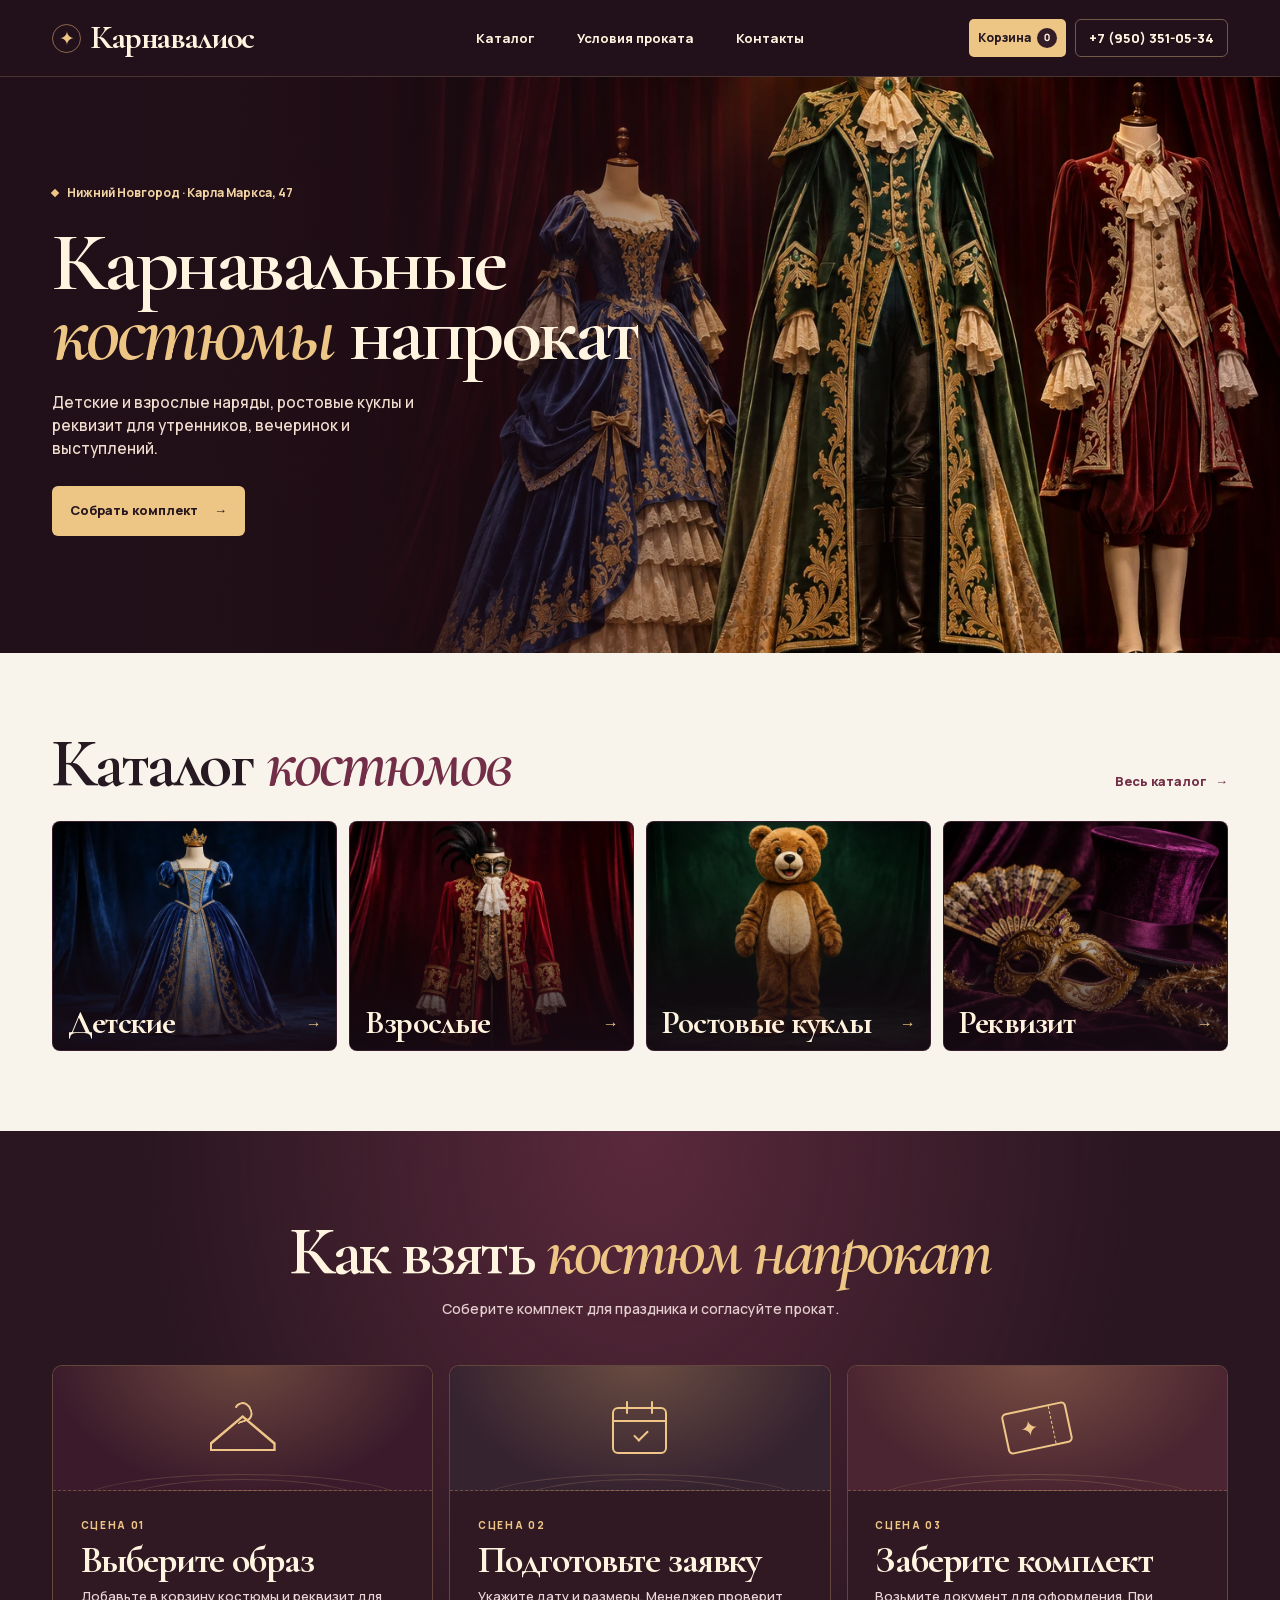
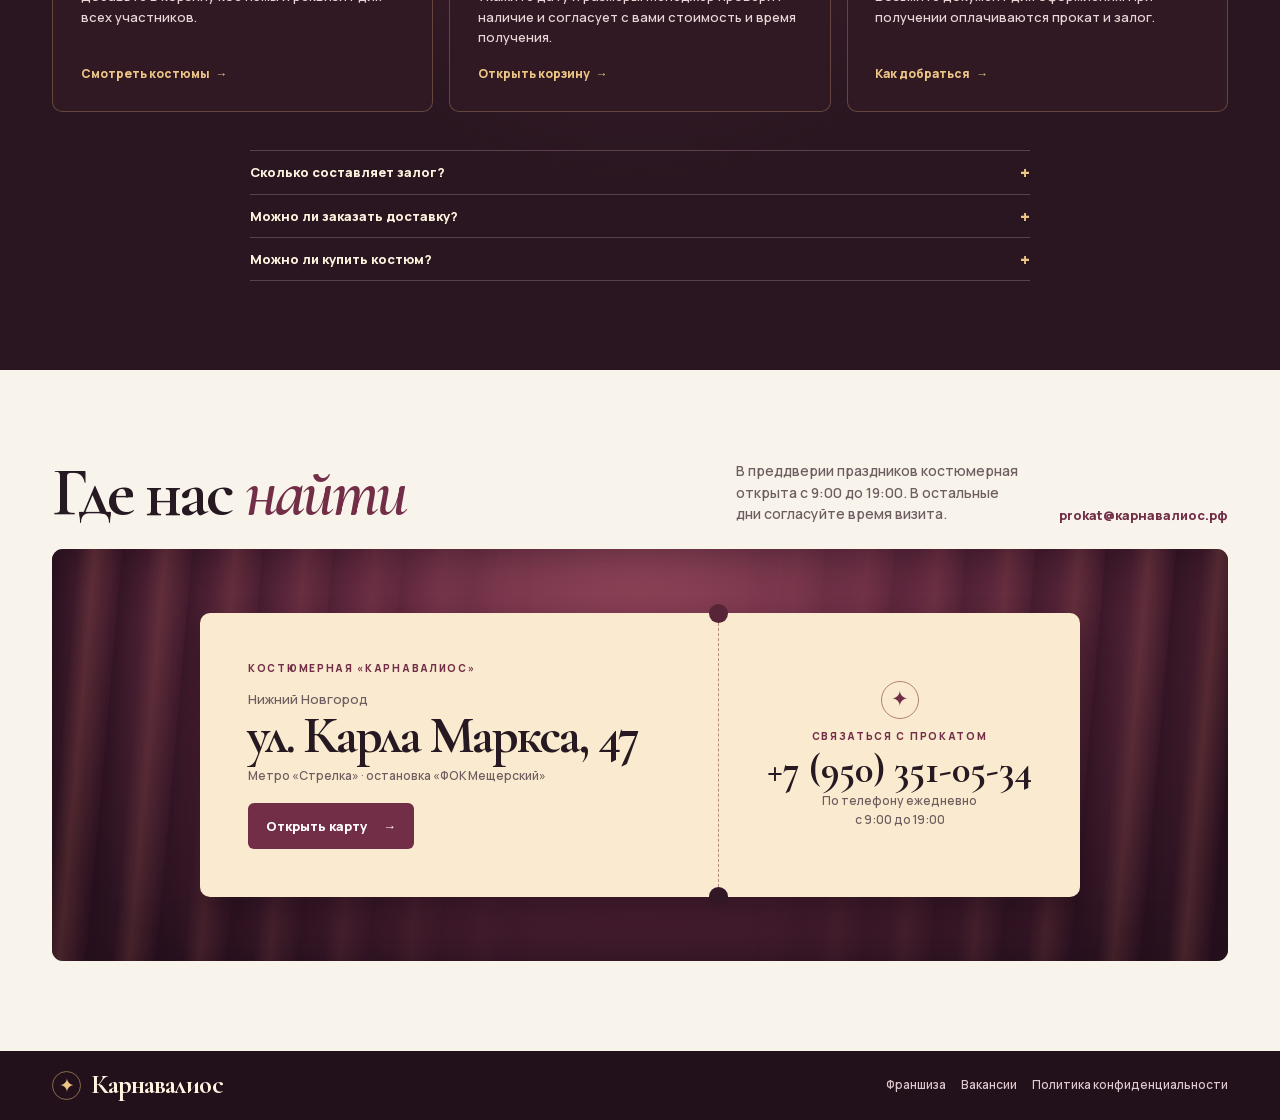
<file: index.html>
<!doctype html>
<html lang="ru">
<head>
  <meta charset="utf-8">
  <meta name="viewport" content="width=device-width, initial-scale=1">
  <meta name="robots" content="noindex">
  <meta name="theme-color" content="#26131c">
  <meta name="description" content="Детские и взрослые карнавальные костюмы, ростовые куклы и реквизит напрокат в Нижнем Новгороде.">
  <title>Карнавалиос — прокат карнавальных костюмов в Нижнем Новгороде</title>
  <link rel="stylesheet" href="style.css">
  <script src="stage.js" defer></script>
  <script src="rental-cart.js" defer></script>
</head>
<body>
  <a class="skip" href="#main">К содержанию</a>
  <header class="header">
    <div class="wrap header-inner">
      <a class="brand" href="index.html" aria-label="Карнавалиос, главная"><span class="brand-mark" aria-hidden="true">✦</span>Карнавалиос</a>
      <nav class="navigation" aria-label="Основная навигация">
        <a href="catalogue.html">Каталог</a>
        <a href="#rental">Условия проката</a>
        <a href="#contacts">Контакты</a>
      </nav>
      <div class="header-actions">
        <a class="header-cart" href="cart.html">Корзина <span data-cart-count>0</span></a>
        <a class="header-phone" href="tel:+79503510534">+7 (950) 351-05-34</a>
      </div>
    </div>
  </header>
  <main id="main">
    <section class="hero" aria-labelledby="hero-title">
      <div class="wrap hero-inner">
        <div class="hero-content">
          <p class="location">Нижний Новгород · Карла Маркса, 47</p>
          <h1 id="hero-title">Карнавальные<br><em>костюмы</em> напрокат</h1>
          <p class="hero-description">Детские и взрослые наряды, ростовые куклы и реквизит для утренников, вечеринок и выступлений.</p>
          <a class="button button-gold" href="catalogue.html">Собрать комплект <span aria-hidden="true">→</span></a>
        </div>
      </div>
    </section>

    <section class="catalogue wrap" id="catalogue" aria-labelledby="catalogue-title">
      <div class="section-heading">
        <h2 id="catalogue-title">Каталог <em>костюмов</em></h2>
        <a class="catalogue-link" href="catalogue.html">Весь каталог <span aria-hidden="true">→</span></a>
      </div>

      <div class="collections" role="group" aria-label="Разделы каталога">
        <a class="collection" href="catalogue.html?group=kids">
          <img src="assets/kids.webp" alt="" width="760" height="500" loading="lazy">
          <span class="collection-name">Детские <span aria-hidden="true">→</span></span>
        </a>
        <a class="collection" href="catalogue.html?group=adults">
          <img src="assets/adults.webp" alt="" width="760" height="500" loading="lazy">
          <span class="collection-name">Взрослые <span aria-hidden="true">→</span></span>
        </a>
        <a class="collection" href="catalogue.html?group=mascots">
          <img src="assets/mascots.webp" alt="" width="760" height="500" loading="lazy">
          <span class="collection-name">Ростовые куклы <span aria-hidden="true">→</span></span>
        </a>
        <a class="collection" href="catalogue.html?group=props">
          <img src="assets/props.webp" alt="" width="760" height="500" loading="lazy">
          <span class="collection-name">Реквизит <span aria-hidden="true">→</span></span>
        </a>
      </div>

    </section>

    <section class="rental" id="rental" aria-labelledby="rental-title">
      <div class="wrap">
        <div class="rental-heading">
          <h2 id="rental-title">Как взять <em>костюм напрокат</em></h2>
          <p>Соберите комплект для праздника и согласуйте прокат.</p>
        </div>

        <ol class="rental-scenes">
          <li class="rental-scene" data-reveal>
            <div class="scene-art" aria-hidden="true">
              <span class="scene-icon icon-hanger"><i></i></span>
            </div>
            <div class="scene-copy">
              <p class="scene-number">Сцена 01</p>
              <h3>Выберите образ</h3>
              <p>Добавьте в корзину костюмы и реквизит для всех участников.</p>
              <a href="catalogue.html">Смотреть костюмы <span aria-hidden="true">→</span></a>
            </div>
          </li>
          <li class="rental-scene" data-reveal>
            <div class="scene-art" aria-hidden="true">
              <span class="scene-icon icon-calendar"><i></i></span>
            </div>
            <div class="scene-copy">
              <p class="scene-number">Сцена 02</p>
              <h3>Подготовьте заявку</h3>
              <p>Укажите дату и размеры. Менеджер проверит наличие и согласует с вами стоимость и время получения.</p>
              <a href="cart.html">Открыть корзину <span aria-hidden="true">→</span></a>
            </div>
          </li>
          <li class="rental-scene" data-reveal>
            <div class="scene-art" aria-hidden="true">
              <span class="scene-icon icon-ticket"><i>✦</i></span>
            </div>
            <div class="scene-copy">
              <p class="scene-number">Сцена 03</p>
              <h3>Заберите комплект</h3>
              <p>Возьмите документ для оформления. При получении оплачиваются прокат и залог.</p>
              <a href="#contacts">Как добраться <span aria-hidden="true">→</span></a>
            </div>
          </li>
        </ol>

        <div class="rental-questions">
          <details>
            <summary>Сколько составляет залог?</summary>
            <p>В зависимости от костюма залог равен стоимости одного или двух суток аренды.</p>
          </details>
          <details>
            <summary>Можно ли заказать доставку?</summary>
            <p>Костюмы отправляют транспортными компаниями. Уточните сроки и стоимость для вашего города.</p>
            <a href="https://xn--80aaah5ahlmons.xn--p1ai/otpravka-v-regionyi.html">Подробнее об отправке</a>
          </details>
          <details>
            <summary>Можно ли купить костюм?</summary>
            <p>Часть костюмов доступна для покупки. Для постоянных и оптовых клиентов предусмотрены партнёрские условия.</p>
          </details>
        </div>
      </div>
    </section>

    <section id="contacts" class="contacts wrap" aria-labelledby="contacts-title">
      <div class="contact-intro">
        <h2 id="contacts-title">Где нас <em>найти</em></h2>
        <p>В преддверии праздников костюмерная открыта с 9:00 до 19:00. В остальные дни согласуйте время визита.</p>
        <a class="contact-email" href="mailto:prokat@xn--80aaah5ahlmons.xn--p1ai">prokat@карнавалиос.рф</a>
      </div>
      <div class="contact-stage" data-reveal>
        <div class="visit-ticket">
          <div class="visit-main">
            <p class="ticket-label">Костюмерная «Карнавалиос»</p>
            <p class="ticket-city">Нижний Новгород</p>
            <p class="ticket-address">ул. Карла Маркса,&nbsp;47</p>
            <p class="ticket-route">Метро «Стрелка» · остановка «ФОК Мещерский»</p>
            <a href="https://yandex.ru/maps/org/karnavalios/180264945717/" class="button button-dark">Открыть карту <span aria-hidden="true">→</span></a>
          </div>
          <div class="visit-stub">
            <span class="ticket-star" aria-hidden="true">✦</span>
            <p class="ticket-label">Связаться с прокатом</p>
            <a class="contact-phone" href="tel:+79503510534">+7 (950) 351-05-34</a>
            <p>По телефону ежедневно<br>с 9:00 до 19:00</p>
          </div>
        </div>
      </div>
    </section>
  </main>

  <footer class="footer">
    <div class="wrap footer-inner">
      <a class="brand" href="index.html"><span class="brand-mark" aria-hidden="true">✦</span>Карнавалиос</a>
      <nav aria-label="Информация о компании">
        <a href="https://xn--80aaah5ahlmons.xn--p1ai/franshiza.html">Франшиза</a>
        <a href="https://xn--80aaah5ahlmons.xn--p1ai/vakansii.html">Вакансии</a>
        <a href="https://xn--80aaah5ahlmons.xn--p1ai/politika-v-otnoshenii-obrabotki-personalnyix-dannyix.html">Политика конфиденциальности</a>
      </nav>
    </div>
  </footer>

</body>
</html>
</file>
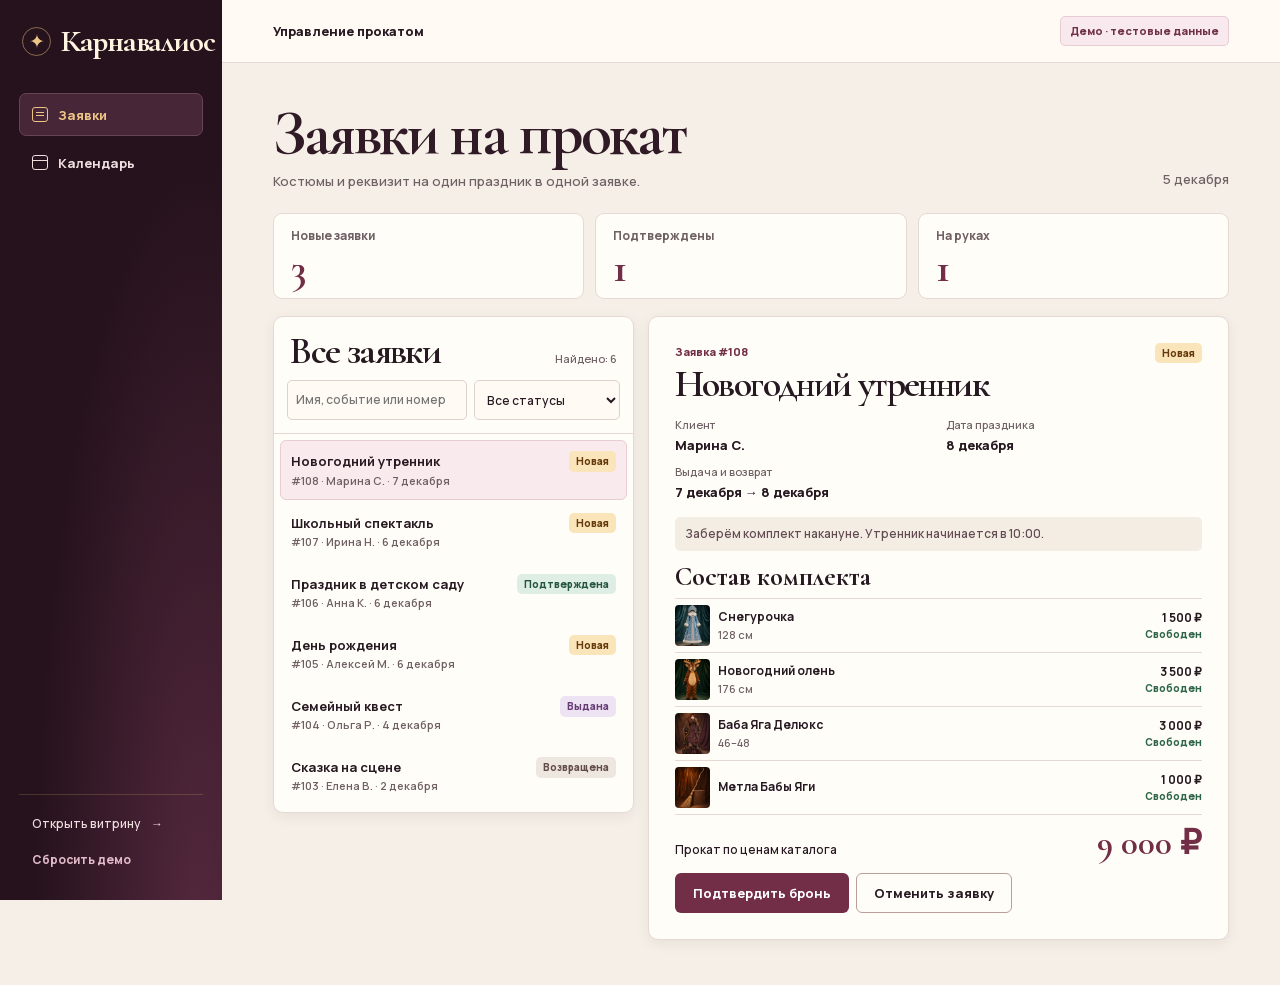
<file: admin.html>
<!doctype html>
<html lang="ru">
<head>
  <meta charset="utf-8">
  <meta name="viewport" content="width=device-width, initial-scale=1">
  <meta name="robots" content="noindex">
  <meta name="theme-color" content="#25121d">
  <title>Управление прокатом — Карнавалиос</title>
  <link rel="stylesheet" href="style.css">
  <link rel="stylesheet" href="admin.css">
  <script src="admin.js" defer></script>
</head>
<body class="admin">
  <a class="skip" href="#main">К содержанию</a>
  <aside class="admin-sidebar" aria-label="Разделы панели">
    <a class="brand" href="admin.html"><span class="brand-mark" aria-hidden="true">✦</span>Карнавалиос</a>
    <nav class="admin-nav" aria-label="Управление прокатом">
      <button type="button" data-view="requests" aria-current="page"><span class="nav-glyph glyph-list" aria-hidden="true"></span>Заявки</button>
      <button type="button" data-view="calendar"><span class="nav-glyph glyph-calendar" aria-hidden="true"></span>Календарь</button>
    </nav>
    <div class="sidebar-bottom">
      <a href="index.html">Открыть витрину <span aria-hidden="true">→</span></a>
      <button type="button" id="reset-demo">Сбросить демо</button>
    </div>
  </aside>
  <div class="admin-shell">
    <header class="admin-topbar">
      <p>Управление прокатом</p>
      <span class="demo-label">Демо · тестовые данные</span>
    </header>
    <main id="main" class="admin-main">
      <p class="admin-sr" id="announcement" role="status"></p>
      <section id="requests" aria-labelledby="requests-title">
        <div class="admin-heading">
          <div>
            <h1 id="requests-title">Заявки на прокат</h1>
            <p>Костюмы и реквизит на один праздник в одной заявке.</p>
          </div>
          <span class="admin-today" id="today"></span>
        </div>
        <div class="admin-metrics" aria-label="Заявки по статусам">
          <button class="metric" type="button" data-metric="new" aria-pressed="false">
            <span>Новые заявки</span><strong>0</strong>
          </button>
          <button class="metric" type="button" data-metric="confirmed" aria-pressed="false">
            <span>Подтверждены</span><strong>0</strong>
          </button>
          <button class="metric" type="button" data-metric="issued" aria-pressed="false">
            <span>На руках</span><strong>0</strong>
          </button>
        </div>
        <div class="admin-workspace">
          <section class="admin-card queue" aria-labelledby="queue-title">
            <header class="admin-card-head">
              <h2 id="queue-title">Все заявки</h2>
              <p id="queue-count" aria-live="polite"></p>
            </header>
            <div class="queue-filters">
              <input id="request-search" type="search" placeholder="Имя, событие или номер" aria-label="Поиск заявок">
              <select id="status-filter" aria-label="Статус заявки">
                <option value="">Все статусы</option>
                <option value="new">Новая</option>
                <option value="confirmed">Подтверждена</option>
                <option value="issued">Выдана</option>
                <option value="returned">Возвращена</option>
                <option value="cancelled">Отменена</option>
              </select>
            </div>
            <div class="queue-list" id="request-list"></div>
          </section>
          <section class="admin-card order" id="request-detail" aria-label="Детали заявки"></section>
        </div>
      </section>
      <section id="calendar" aria-labelledby="calendar-title" hidden>
        <div class="admin-heading">
          <div>
            <h1 id="calendar-title">Календарь проката</h1>
            <p>Подтверждённые брони, выдачи и возвраты по дням.</p>
          </div>
        </div>
        <section class="admin-card calendar-card" aria-labelledby="week-title">
          <header class="admin-card-head calendar-head">
            <h2 id="week-title"></h2>
            <div class="calendar-controls">
              <button class="button button-outline" type="button" id="prev-week" aria-label="Предыдущая неделя">←</button>
              <button class="button button-outline" type="button" id="current-week">Сегодня</button>
              <button class="button button-outline" type="button" id="next-week" aria-label="Следующая неделя">→</button>
            </div>
          </header>
          <div class="calendar-grid" id="calendar-days"></div>
        </section>
      </section>
    </main>
  </div>
</body>
</html>
</file>
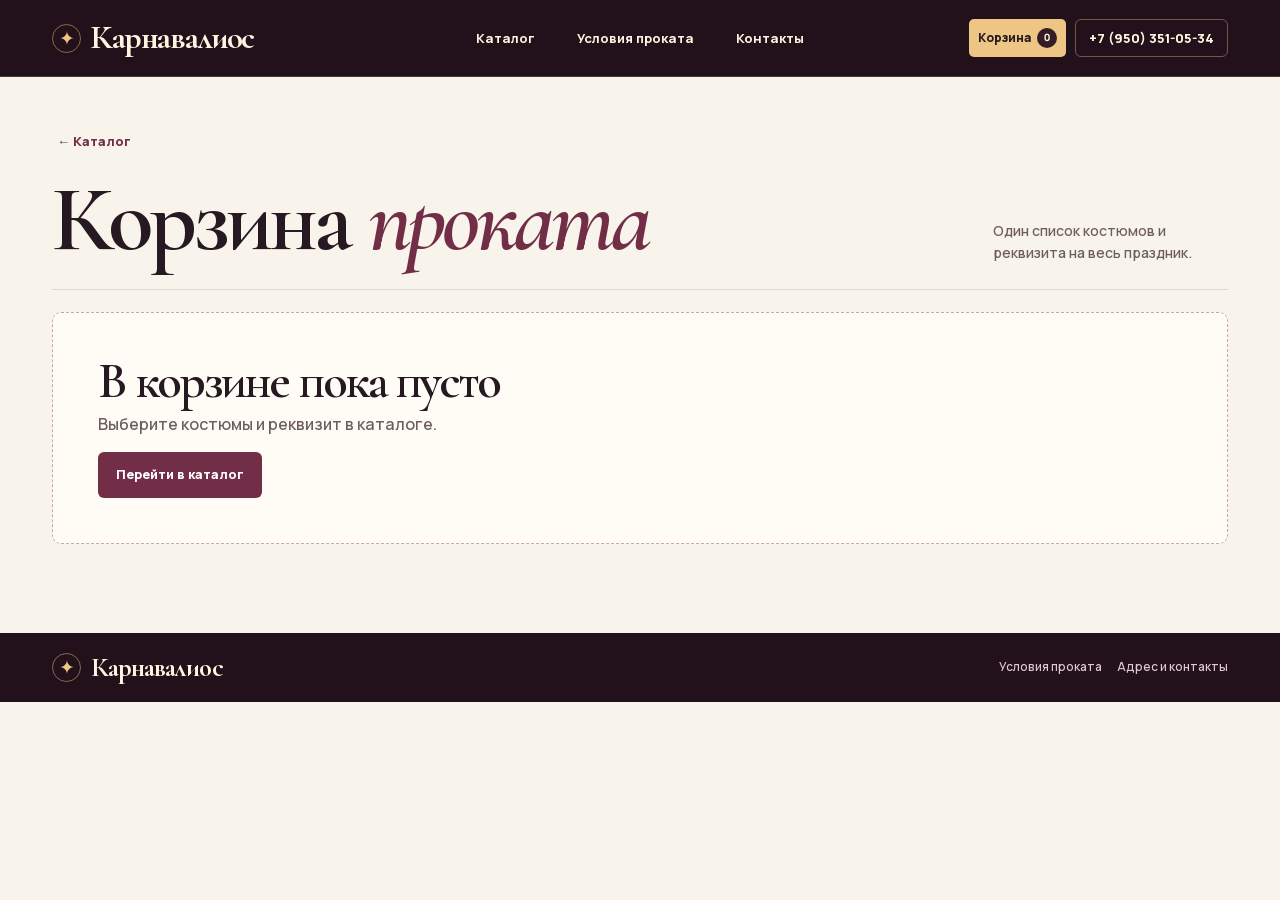
<file: cart.html>
<!doctype html>
<html lang="ru">
<head>
  <meta charset="utf-8">
  <meta name="viewport" content="width=device-width, initial-scale=1">
  <meta name="robots" content="noindex">
  <meta name="theme-color" content="#26131c">
  <title>Корзина проката — Карнавалиос</title>
  <link rel="stylesheet" href="style.css">
  <script src="rental-cart.js" defer></script>
</head>
<body>
  <a class="skip" href="#main">К содержанию</a>
  <header class="header">
    <div class="wrap header-inner">
      <a class="brand" href="index.html" aria-label="Карнавалиос, главная"><span class="brand-mark" aria-hidden="true">✦</span>Карнавалиос</a>
      <nav class="navigation" aria-label="Основная навигация">
        <a href="catalogue.html">Каталог</a>
        <a href="index.html#rental">Условия проката</a>
        <a href="index.html#contacts">Контакты</a>
      </nav>
      <div class="header-actions">
        <a class="header-cart" href="cart.html" aria-current="page">Корзина <span data-cart-count>0</span></a>
        <a class="header-phone" href="tel:+79503510534">+7 (950) 351-05-34</a>
      </div>
    </div>
  </header>
  <main id="main" class="shop wrap">
    <a class="back-link" href="catalogue.html"><span aria-hidden="true">←</span> Каталог</a>
    <div class="shop-heading">
      <h1>Корзина <em>проката</em></h1>
      <p>Один список костюмов и реквизита на весь праздник.</p>
    </div>
    <noscript><p class="cart-empty">Позвоните в прокат по номеру <a href="tel:+79503510534">+7 (950) 351-05-34</a>.</p></noscript>
    <section class="cart-empty" id="cart-empty" hidden>
      <h2>В корзине пока пусто</h2>
      <p>Выберите костюмы и реквизит в каталоге.</p>
      <a class="button button-dark" href="catalogue.html">Перейти в каталог</a>
    </section>
    <form class="cart-layout" id="rental-request" hidden>
      <section class="cart-selection" aria-labelledby="selection-title">
        <h2 id="selection-title">Ваш комплект</h2>
        <ul class="cart-items" id="cart-items"></ul>
        <a class="back-link" href="catalogue.html">Добавить костюм или реквизит <span aria-hidden="true">→</span></a>
      </section>
      <section class="request-panel" aria-labelledby="request-title">
        <h2 id="request-title">Заявка на прокат</h2>
        <div class="request-fields">
          <label>Дата праздника <input name="date" type="date" required></label>
          <label>Ваше имя <input name="name" type="text" autocomplete="name" maxlength="80"></label>
          <label>Телефон <input name="phone" type="tel" autocomplete="tel" maxlength="25" placeholder="+7 900 000-00-00" required></label>
          <label>Комментарий <textarea name="notes" rows="3" maxlength="350" placeholder="Например, когда хотите забрать костюмы"></textarea></label>
        </div>
        <p class="request-total"><span>Прокат по ценам каталога</span> <strong id="cart-total"></strong></p>
        <p class="request-note">Наличие, итоговую стоимость и залог подтвердит менеджер.</p>
        <button class="button button-dark" type="submit">Подготовить заявку</button>
        <section class="request-draft" id="request-draft" aria-labelledby="draft-title" hidden>
          <h3 id="draft-title" tabindex="-1">Заявка готова к отправке</h3>
          <label>Текст заявки <textarea id="request-text" rows="7" readonly></textarea></label>
          <div class="draft-actions">
            <a class="button button-dark" id="request-email">Открыть письмо</a>
            <button class="button button-outline" type="button" id="copy-request">Скопировать</button>
          </div>
          <p class="request-note">Письмо откроется в почтовом приложении. Отправьте его оттуда на prokat@карнавалиос.рф.</p>
          <p class="request-note" id="copy-status" role="status"></p>
        </section>
      </section>
    </form>
    <template id="cart-row">
      <li class="cart-row">
        <a class="cart-image" tabindex="-1" aria-hidden="true"><img width="64" height="80" alt=""></a>
        <div class="cart-row-main">
          <a class="cart-item-name"></a>
          <span class="cart-item-price"></span>
        </div>
        <label class="cart-size">Размер или рост
          <input type="text" maxlength="42" placeholder="Например, 122 см">
        </label>
        <button class="cart-remove" type="button" aria-label="Удалить">×</button>
      </li>
    </template>
  </main>
  <footer class="footer">
    <div class="wrap footer-inner">
      <a class="brand" href="index.html"><span class="brand-mark" aria-hidden="true">✦</span>Карнавалиос</a>
      <nav aria-label="Информация о прокате">
        <a href="index.html#rental">Условия проката</a>
        <a href="index.html#contacts">Адрес и контакты</a>
      </nav>
    </div>
  </footer>
</body>
</html>
</file>
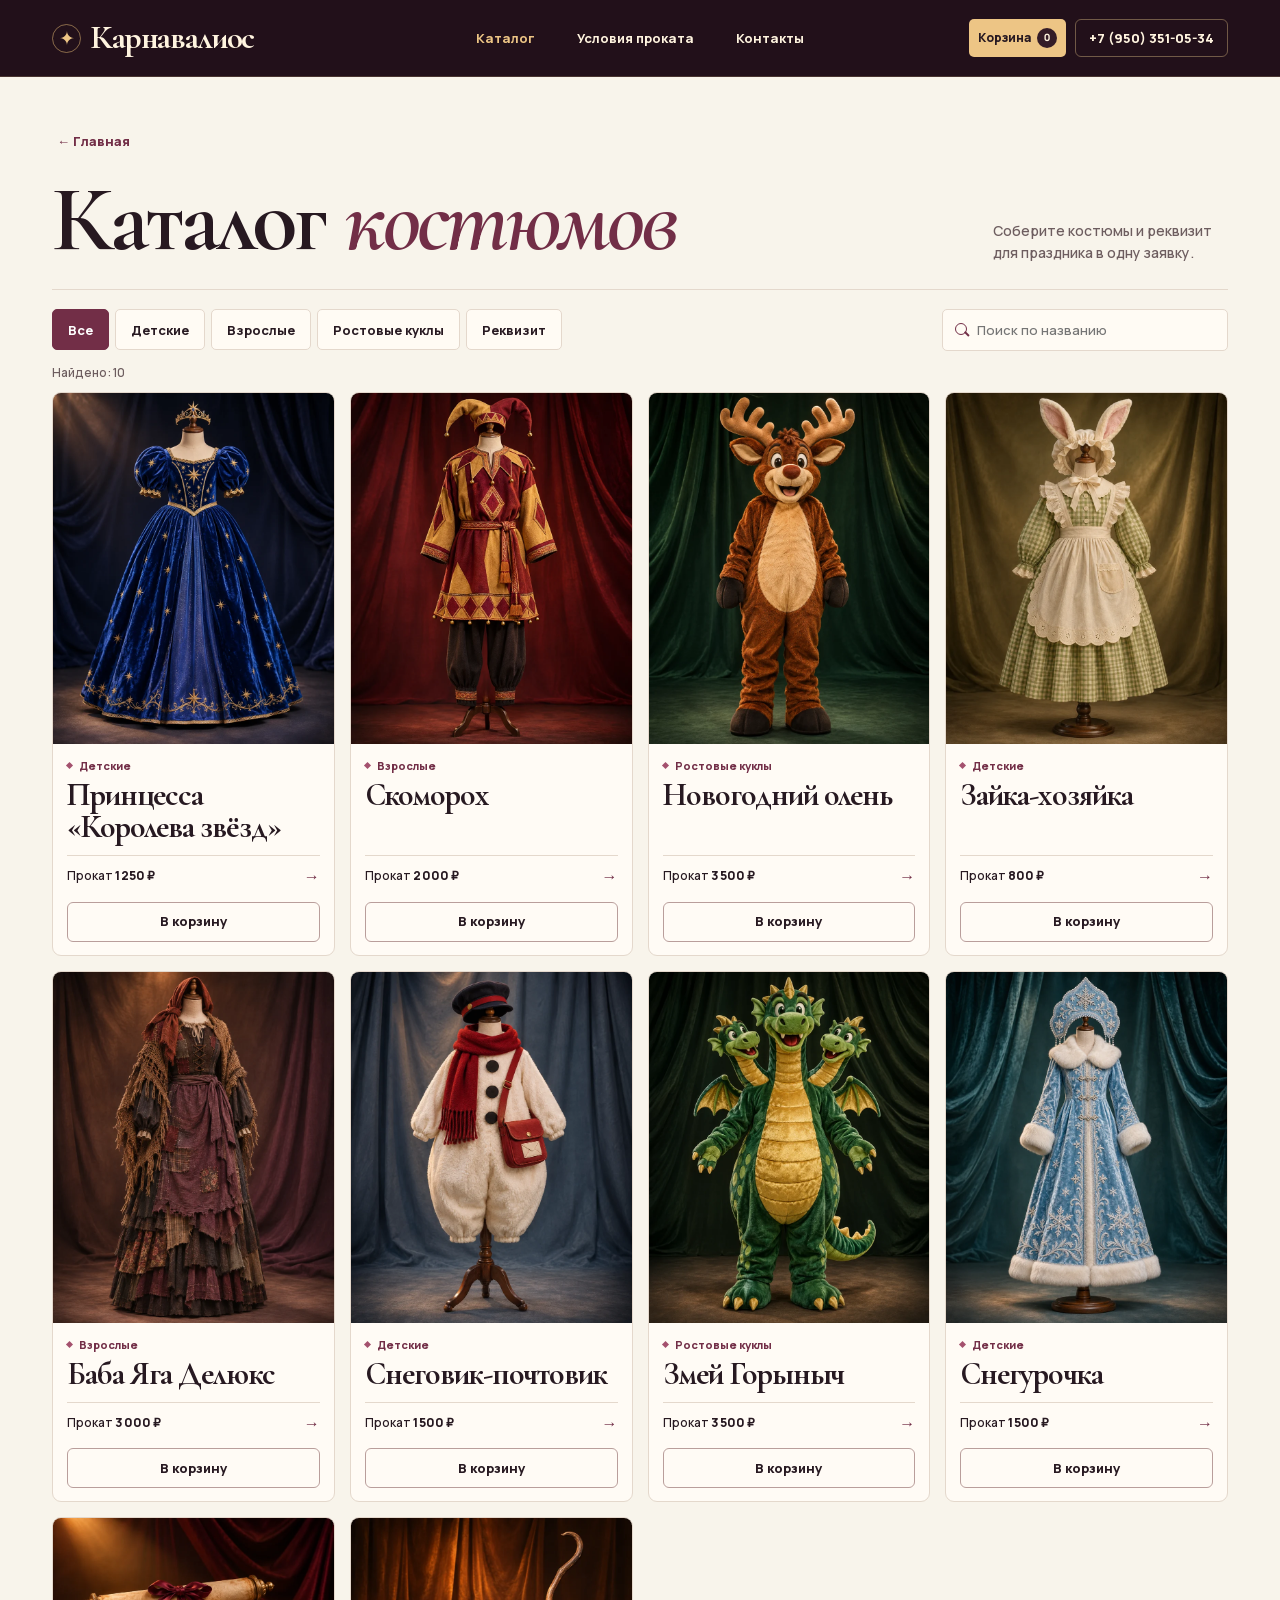
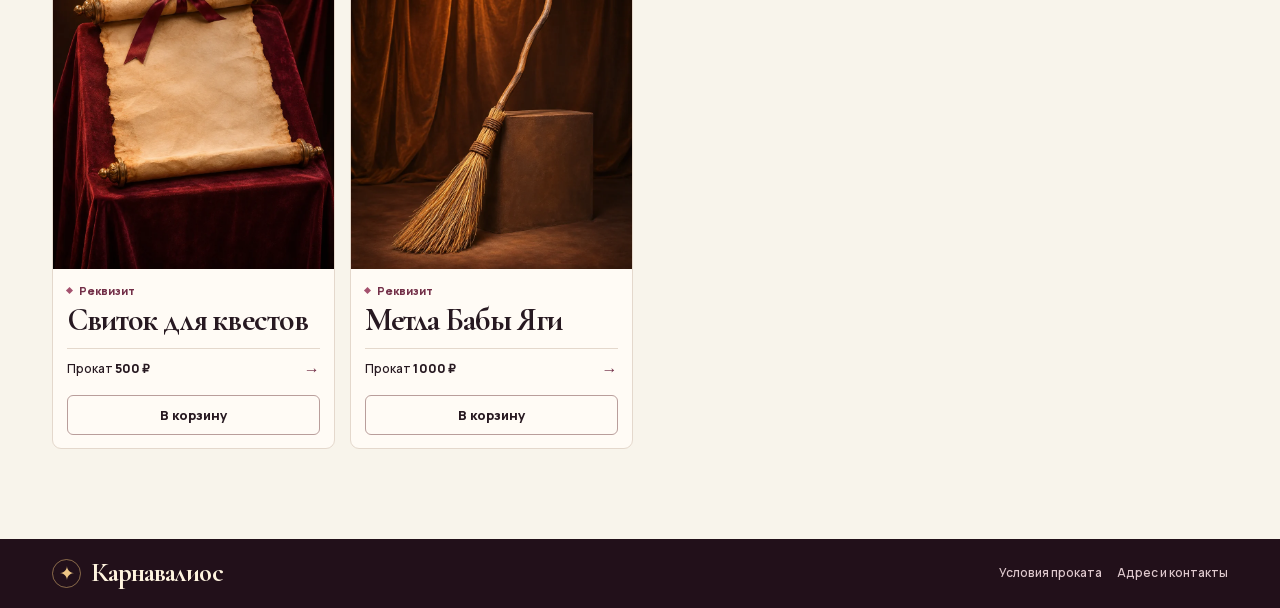
<file: catalogue.html>
<!doctype html>
<html lang="ru">
<head>
  <meta charset="utf-8">
  <meta name="viewport" content="width=device-width, initial-scale=1">
  <meta name="robots" content="noindex">
  <meta name="theme-color" content="#26131c">
  <meta name="description" content="Каталог детских и взрослых карнавальных костюмов, ростовых кукол и реквизита в Нижнем Новгороде.">
  <title>Каталог костюмов — Карнавалиос</title>
  <link rel="stylesheet" href="style.css">
  <script src="app.js" defer></script>
  <script src="rental-cart.js" defer></script>
</head>
<body>
  <a class="skip" href="#main">К содержанию</a>
  <header class="header">
    <div class="wrap header-inner">
      <a class="brand" href="index.html" aria-label="Карнавалиос, главная"><span class="brand-mark" aria-hidden="true">✦</span>Карнавалиос</a>
      <nav class="navigation" aria-label="Основная навигация">
        <a href="catalogue.html" aria-current="page">Каталог</a>
        <a href="index.html#rental">Условия проката</a>
        <a href="index.html#contacts">Контакты</a>
      </nav>
      <div class="header-actions">
        <a class="header-cart" href="cart.html">Корзина <span data-cart-count>0</span></a>
        <a class="header-phone" href="tel:+79503510534">+7 (950) 351-05-34</a>
      </div>
    </div>
  </header>
  <main id="main">
    <section class="shop wrap" aria-labelledby="shop-title">
      <a class="back-link" href="index.html"><span aria-hidden="true">←</span> Главная</a>
      <div class="shop-heading">
        <h1 id="shop-title">Каталог <em>костюмов</em></h1>
        <p>Соберите костюмы и реквизит для праздника в одну заявку.</p>
      </div>

      <div class="shop-toolbar">
        <div class="shop-filters" role="group" aria-label="Разделы каталога">
          <button type="button" data-group="" aria-pressed="true">Все</button>
          <button type="button" data-group="kids" aria-pressed="false">Детские</button>
          <button type="button" data-group="adults" aria-pressed="false">Взрослые</button>
          <button type="button" data-group="mascots" aria-pressed="false">Ростовые куклы</button>
          <button type="button" data-group="props" aria-pressed="false">Реквизит</button>
        </div>
        <label class="shop-search">
          <span class="search-icon" aria-hidden="true"></span>
          <input type="search" id="search" aria-label="Поиск по каталогу" placeholder="Поиск по названию" autocomplete="off">
        </label>
      </div>
      <p class="shop-count" id="results-count" role="status"></p>
      <div class="product-grid" id="products">
        <!-- products:start -->
        <article class="product-card" data-group="kids">
          <a class="product-card-link" href="costumes/princess.html">
            <div class="product-image"><img src="assets/costumes/princess.webp" alt="" width="820" height="1025"></div>
            <div class="product-card-info">
              <p class="product-category">Детские</p>
              <h2>Принцесса «Королева звёзд»</h2>
              <p class="product-bottom"><span>Прокат <strong>1 250 ₽</strong></span><span aria-hidden="true">→</span></p>
            </div>
          </a>
          <button type="button" class="button button-outline product-card-add" data-add-item="princess" aria-label="В корзину — Принцесса «Королева звёзд»">В корзину</button>
        </article>
        <article class="product-card" data-group="adults">
          <a class="product-card-link" href="costumes/jester.html">
            <div class="product-image"><img src="assets/costumes/jester.webp" alt="" width="820" height="1025"></div>
            <div class="product-card-info">
              <p class="product-category">Взрослые</p>
              <h2>Скоморох</h2>
              <p class="product-bottom"><span>Прокат <strong>2 000 ₽</strong></span><span aria-hidden="true">→</span></p>
            </div>
          </a>
          <button type="button" class="button button-outline product-card-add" data-add-item="jester" aria-label="В корзину — Скоморох">В корзину</button>
        </article>
        <article class="product-card" data-group="mascots">
          <a class="product-card-link" href="costumes/reindeer.html">
            <div class="product-image"><img src="assets/costumes/reindeer.webp" alt="" width="820" height="1025"></div>
            <div class="product-card-info">
              <p class="product-category">Ростовые куклы</p>
              <h2>Новогодний олень</h2>
              <p class="product-bottom"><span>Прокат <strong>3 500 ₽</strong></span><span aria-hidden="true">→</span></p>
            </div>
          </a>
          <button type="button" class="button button-outline product-card-add" data-add-item="reindeer" aria-label="В корзину — Новогодний олень">В корзину</button>
        </article>
        <article class="product-card" data-group="kids">
          <a class="product-card-link" href="costumes/rabbit.html">
            <div class="product-image"><img src="assets/costumes/rabbit.webp" alt="" width="820" height="1025"></div>
            <div class="product-card-info">
              <p class="product-category">Детские</p>
              <h2>Зайка-хозяйка</h2>
              <p class="product-bottom"><span>Прокат <strong>800 ₽</strong></span><span aria-hidden="true">→</span></p>
            </div>
          </a>
          <button type="button" class="button button-outline product-card-add" data-add-item="rabbit" aria-label="В корзину — Зайка-хозяйка">В корзину</button>
        </article>
        <article class="product-card" data-group="adults">
          <a class="product-card-link" href="costumes/baba-yaga.html">
            <div class="product-image"><img src="assets/costumes/baba-yaga.webp" alt="" width="820" height="1025" loading="lazy"></div>
            <div class="product-card-info">
              <p class="product-category">Взрослые</p>
              <h2>Баба Яга Делюкс</h2>
              <p class="product-bottom"><span>Прокат <strong>3 000 ₽</strong></span><span aria-hidden="true">→</span></p>
            </div>
          </a>
          <button type="button" class="button button-outline product-card-add" data-add-item="baba-yaga" aria-label="В корзину — Баба Яга Делюкс">В корзину</button>
        </article>
        <article class="product-card" data-group="kids">
          <a class="product-card-link" href="costumes/snowman.html">
            <div class="product-image"><img src="assets/costumes/snowman.webp" alt="" width="820" height="1025" loading="lazy"></div>
            <div class="product-card-info">
              <p class="product-category">Детские</p>
              <h2>Снеговик-почтовик</h2>
              <p class="product-bottom"><span>Прокат <strong>1 500 ₽</strong></span><span aria-hidden="true">→</span></p>
            </div>
          </a>
          <button type="button" class="button button-outline product-card-add" data-add-item="snowman" aria-label="В корзину — Снеговик-почтовик">В корзину</button>
        </article>
        <article class="product-card" data-group="mascots">
          <a class="product-card-link" href="costumes/dragon.html">
            <div class="product-image"><img src="assets/costumes/dragon.webp" alt="" width="820" height="1025" loading="lazy"></div>
            <div class="product-card-info">
              <p class="product-category">Ростовые куклы</p>
              <h2>Змей Горыныч</h2>
              <p class="product-bottom"><span>Прокат <strong>3 500 ₽</strong></span><span aria-hidden="true">→</span></p>
            </div>
          </a>
          <button type="button" class="button button-outline product-card-add" data-add-item="dragon" aria-label="В корзину — Змей Горыныч">В корзину</button>
        </article>
        <article class="product-card" data-group="kids">
          <a class="product-card-link" href="costumes/snow-maiden.html">
            <div class="product-image"><img src="assets/costumes/snow-maiden.webp" alt="" width="820" height="1025" loading="lazy"></div>
            <div class="product-card-info">
              <p class="product-category">Детские</p>
              <h2>Снегурочка</h2>
              <p class="product-bottom"><span>Прокат <strong>1 500 ₽</strong></span><span aria-hidden="true">→</span></p>
            </div>
          </a>
          <button type="button" class="button button-outline product-card-add" data-add-item="snow-maiden" aria-label="В корзину — Снегурочка">В корзину</button>
        </article>
        <article class="product-card" data-group="props">
          <a class="product-card-link" href="costumes/scroll.html">
            <div class="product-image"><img src="assets/costumes/scroll.webp" alt="" width="820" height="1025" loading="lazy"></div>
            <div class="product-card-info">
              <p class="product-category">Реквизит</p>
              <h2>Свиток для квестов</h2>
              <p class="product-bottom"><span>Прокат <strong>500 ₽</strong></span><span aria-hidden="true">→</span></p>
            </div>
          </a>
          <button type="button" class="button button-outline product-card-add" data-add-item="scroll" aria-label="В корзину — Свиток для квестов">В корзину</button>
        </article>
        <article class="product-card" data-group="props">
          <a class="product-card-link" href="costumes/broom.html">
            <div class="product-image"><img src="assets/costumes/broom.webp" alt="" width="820" height="1025" loading="lazy"></div>
            <div class="product-card-info">
              <p class="product-category">Реквизит</p>
              <h2>Метла Бабы Яги</h2>
              <p class="product-bottom"><span>Прокат <strong>1 000 ₽</strong></span><span aria-hidden="true">→</span></p>
            </div>
          </a>
          <button type="button" class="button button-outline product-card-add" data-add-item="broom" aria-label="В корзину — Метла Бабы Яги">В корзину</button>
        </article>
        <!-- products:end -->
      </div>
      <div class="empty" id="empty" hidden>
        <p>По этому запросу ничего не нашлось.</p>
        <button type="button" id="reset-filters" class="text-button">Показать все позиции</button>
      </div>
    </section>
  </main>
  <footer class="footer">
    <div class="wrap footer-inner">
      <a class="brand" href="index.html"><span class="brand-mark" aria-hidden="true">✦</span>Карнавалиос</a>
      <nav aria-label="Информация о прокате">
        <a href="index.html#rental">Условия проката</a>
        <a href="index.html#contacts">Адрес и контакты</a>
      </nav>
    </div>
  </footer>
</body>
</html>
</file>
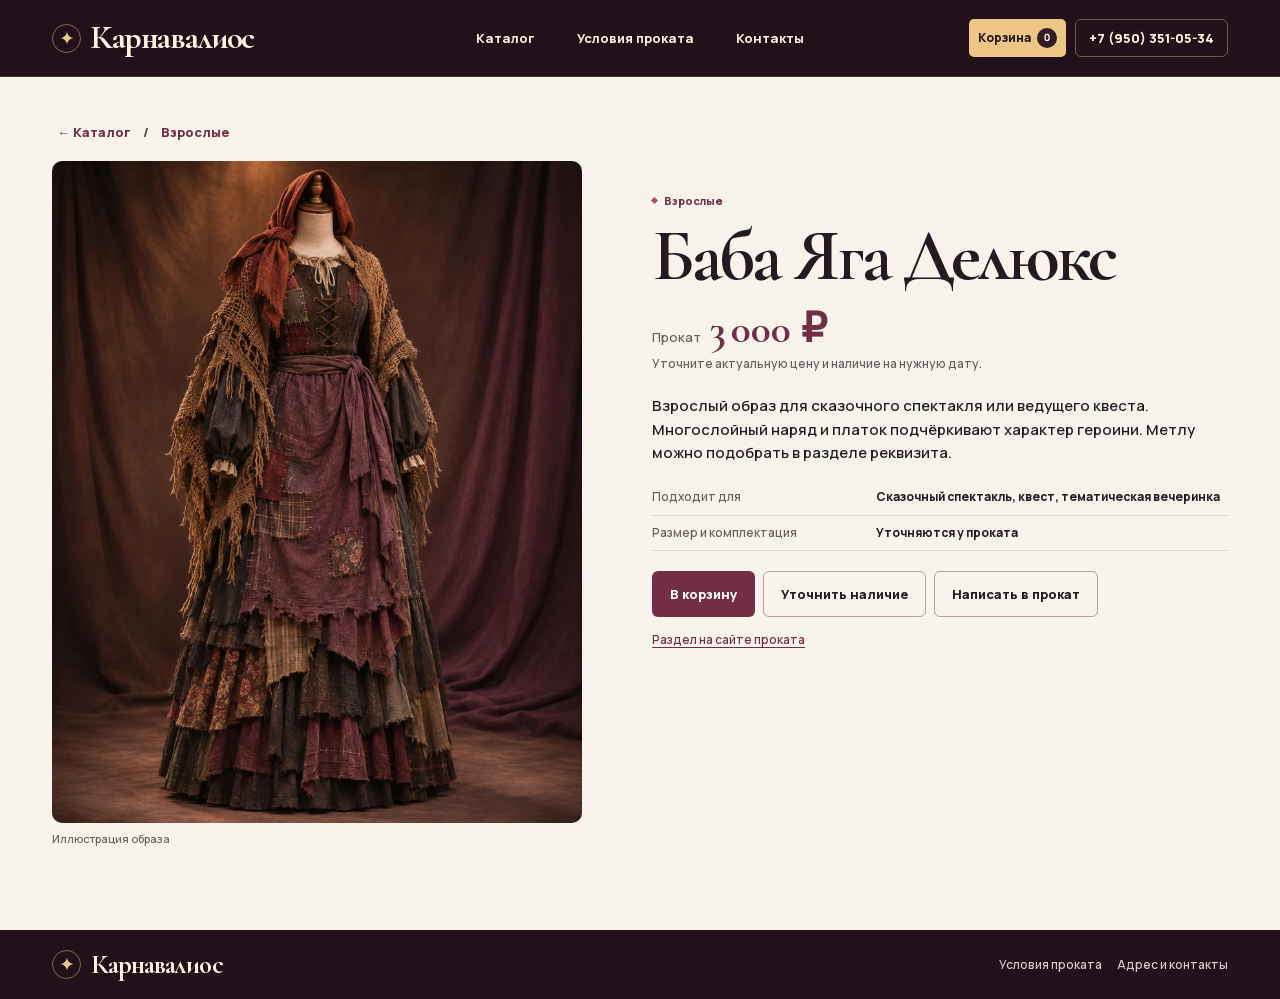
<file: costumes/baba-yaga.html>
<!doctype html>
<html lang="ru">
<head>
  <meta charset="utf-8">
  <meta name="viewport" content="width=device-width, initial-scale=1">
  <meta name="robots" content="noindex">
  <meta name="theme-color" content="#26131c">
  <meta name="description" content="Взрослый образ для сказочного спектакля или ведущего квеста. Многослойный наряд и платок подчёркивают характер героини. Метлу можно подобрать в разделе реквизита.">
  <title>Баба Яга Делюкс — Карнавалиос</title>
  <link rel="stylesheet" href="../style.css">
  <script src="../rental-cart.js" defer></script>
</head>
<body>
  <a class="skip" href="#main">К содержанию</a>
  <header class="header">
    <div class="wrap header-inner">
      <a class="brand" href="../index.html" aria-label="Карнавалиос, главная"><span class="brand-mark" aria-hidden="true">✦</span>Карнавалиос</a>
      <nav class="navigation" aria-label="Основная навигация">
        <a href="../catalogue.html">Каталог</a>
        <a href="../index.html#rental">Условия проката</a>
        <a href="../index.html#contacts">Контакты</a>
      </nav>
      <div class="header-actions">
        <a class="header-cart" href="../cart.html">Корзина <span data-cart-count>0</span></a>
        <a class="header-phone" href="tel:+79503510534">+7 (950) 351-05-34</a>
      </div>
    </div>
  </header>
  <main id="main" class="product-page wrap">
    <nav class="breadcrumbs" aria-label="Хлебные крошки">
      <a href="../catalogue.html"><span aria-hidden="true">←</span> Каталог</a>
      <span aria-hidden="true">/</span>
      <a href="../catalogue.html?group=adults">Взрослые</a>
    </nav>
    <article class="product-layout">
      <figure class="product-gallery">
        <img src="../assets/costumes/baba-yaga.webp" alt="Баба Яга Делюкс — иллюстрация образа" width="820" height="1025" fetchpriority="high">
        <figcaption>Иллюстрация образа</figcaption>
      </figure>
      <div class="product-detail">
        <p class="product-category">Взрослые</p>
        <h1>Баба Яга Делюкс</h1>
        <div class="detail-prices">
          <p class="detail-rent">Прокат <strong>3 000 ₽</strong></p>
          
        </div>
        <p class="detail-note">Уточните актуальную цену и наличие на нужную дату.</p>
        <p class="product-description">Взрослый образ для сказочного спектакля или ведущего квеста. Многослойный наряд и платок подчёркивают характер героини. Метлу можно подобрать в разделе реквизита.</p>
        <dl class="product-specs">
          <div><dt>Подходит для</dt><dd>Сказочный спектакль, квест, тематическая вечеринка</dd></div>
          <div><dt>Размер и комплектация</dt><dd>Уточняются у проката</dd></div>
        </dl>
        <div class="product-actions">
          <button type="button" class="button button-dark" data-add-item="baba-yaga">В корзину</button>
          <a class="button button-outline" href="tel:+79503510534">Уточнить наличие</a>
          <a class="button button-outline" href="mailto:prokat@xn--80aaah5ahlmons.xn--p1ai?subject=%D0%91%D0%B0%D0%B1%D0%B0%20%D0%AF%D0%B3%D0%B0%20%D0%94%D0%B5%D0%BB%D1%8E%D0%BA%D1%81%20%E2%80%94%20%D0%B7%D0%B0%D0%BF%D1%80%D0%BE%D1%81%20%D0%B2%20%D0%BF%D1%80%D0%BE%D0%BA%D0%B0%D1%82&amp;body=%D0%97%D0%B4%D1%80%D0%B0%D0%B2%D1%81%D1%82%D0%B2%D1%83%D0%B9%D1%82%D0%B5%21%20%D0%A5%D0%BE%D1%87%D1%83%20%D1%83%D1%82%D0%BE%D1%87%D0%BD%D0%B8%D1%82%D1%8C%20%D0%BD%D0%B0%D0%BB%D0%B8%D1%87%D0%B8%D0%B5%20%D0%BF%D0%BE%D0%B7%D0%B8%D1%86%D0%B8%D0%B8%20%C2%AB%D0%91%D0%B0%D0%B1%D0%B0%20%D0%AF%D0%B3%D0%B0%20%D0%94%D0%B5%D0%BB%D1%8E%D0%BA%D1%81%C2%BB.%0A%0A%D0%94%D0%B0%D1%82%D0%B0%3A%20%0A%D0%A0%D0%B0%D0%B7%D0%BC%D0%B5%D1%80%20%D0%B8%D0%BB%D0%B8%20%D1%80%D0%BE%D1%81%D1%82%3A%20">Написать в прокат</a>
        </div>
        <a class="source-link" href="https://xn--80aaah5ahlmons.xn--p1ai/geroi-skazok-i-mifov/">Раздел на сайте проката</a>
      </div>
    </article>
  </main>
  <footer class="footer">
    <div class="wrap footer-inner">
      <a class="brand" href="../index.html"><span class="brand-mark" aria-hidden="true">✦</span>Карнавалиос</a>
      <nav aria-label="Информация о прокате">
        <a href="../index.html#rental">Условия проката</a>
        <a href="../index.html#contacts">Адрес и контакты</a>
      </nav>
    </div>
  </footer>
</body>
</html>
</file>
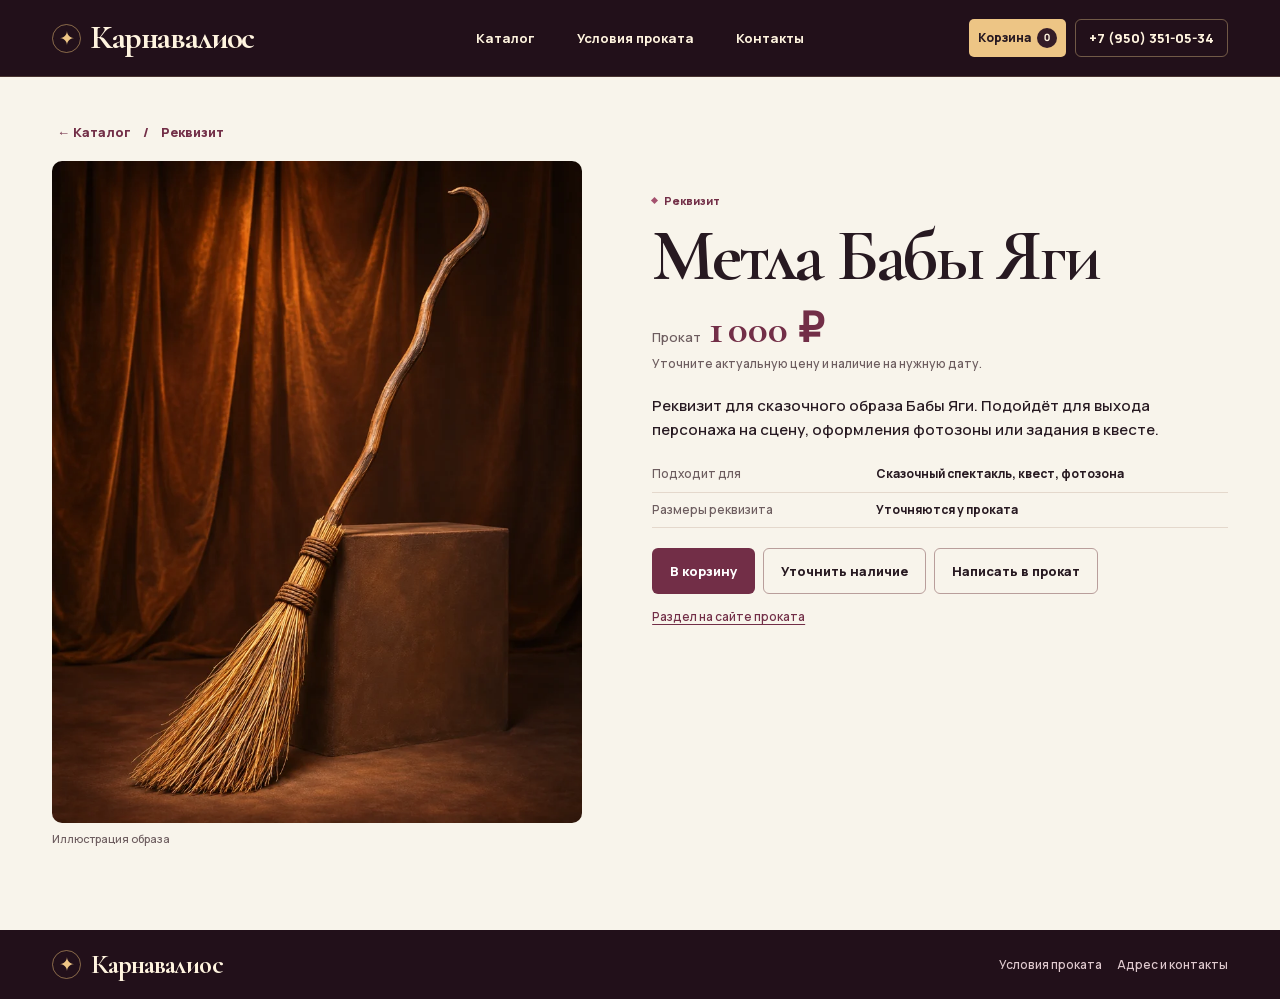
<file: costumes/broom.html>
<!doctype html>
<html lang="ru">
<head>
  <meta charset="utf-8">
  <meta name="viewport" content="width=device-width, initial-scale=1">
  <meta name="robots" content="noindex">
  <meta name="theme-color" content="#26131c">
  <meta name="description" content="Реквизит для сказочного образа Бабы Яги. Подойдёт для выхода персонажа на сцену, оформления фотозоны или задания в квесте.">
  <title>Метла Бабы Яги — Карнавалиос</title>
  <link rel="stylesheet" href="../style.css">
  <script src="../rental-cart.js" defer></script>
</head>
<body>
  <a class="skip" href="#main">К содержанию</a>
  <header class="header">
    <div class="wrap header-inner">
      <a class="brand" href="../index.html" aria-label="Карнавалиос, главная"><span class="brand-mark" aria-hidden="true">✦</span>Карнавалиос</a>
      <nav class="navigation" aria-label="Основная навигация">
        <a href="../catalogue.html">Каталог</a>
        <a href="../index.html#rental">Условия проката</a>
        <a href="../index.html#contacts">Контакты</a>
      </nav>
      <div class="header-actions">
        <a class="header-cart" href="../cart.html">Корзина <span data-cart-count>0</span></a>
        <a class="header-phone" href="tel:+79503510534">+7 (950) 351-05-34</a>
      </div>
    </div>
  </header>
  <main id="main" class="product-page wrap">
    <nav class="breadcrumbs" aria-label="Хлебные крошки">
      <a href="../catalogue.html"><span aria-hidden="true">←</span> Каталог</a>
      <span aria-hidden="true">/</span>
      <a href="../catalogue.html?group=props">Реквизит</a>
    </nav>
    <article class="product-layout">
      <figure class="product-gallery">
        <img src="../assets/costumes/broom.webp" alt="Метла Бабы Яги — иллюстрация образа" width="820" height="1025" fetchpriority="high">
        <figcaption>Иллюстрация образа</figcaption>
      </figure>
      <div class="product-detail">
        <p class="product-category">Реквизит</p>
        <h1>Метла Бабы Яги</h1>
        <div class="detail-prices">
          <p class="detail-rent">Прокат <strong>1 000 ₽</strong></p>
          
        </div>
        <p class="detail-note">Уточните актуальную цену и наличие на нужную дату.</p>
        <p class="product-description">Реквизит для сказочного образа Бабы Яги. Подойдёт для выхода персонажа на сцену, оформления фотозоны или задания в квесте.</p>
        <dl class="product-specs">
          <div><dt>Подходит для</dt><dd>Сказочный спектакль, квест, фотозона</dd></div>
          <div><dt>Размеры реквизита</dt><dd>Уточняются у проката</dd></div>
        </dl>
        <div class="product-actions">
          <button type="button" class="button button-dark" data-add-item="broom">В корзину</button>
          <a class="button button-outline" href="tel:+79503510534">Уточнить наличие</a>
          <a class="button button-outline" href="mailto:prokat@xn--80aaah5ahlmons.xn--p1ai?subject=%D0%9C%D0%B5%D1%82%D0%BB%D0%B0%20%D0%91%D0%B0%D0%B1%D1%8B%20%D0%AF%D0%B3%D0%B8%20%E2%80%94%20%D0%B7%D0%B0%D0%BF%D1%80%D0%BE%D1%81%20%D0%B2%20%D0%BF%D1%80%D0%BE%D0%BA%D0%B0%D1%82&amp;body=%D0%97%D0%B4%D1%80%D0%B0%D0%B2%D1%81%D1%82%D0%B2%D1%83%D0%B9%D1%82%D0%B5%21%20%D0%A5%D0%BE%D1%87%D1%83%20%D1%83%D1%82%D0%BE%D1%87%D0%BD%D0%B8%D1%82%D1%8C%20%D0%BD%D0%B0%D0%BB%D0%B8%D1%87%D0%B8%D0%B5%20%D0%BF%D0%BE%D0%B7%D0%B8%D1%86%D0%B8%D0%B8%20%C2%AB%D0%9C%D0%B5%D1%82%D0%BB%D0%B0%20%D0%91%D0%B0%D0%B1%D1%8B%20%D0%AF%D0%B3%D0%B8%C2%BB.%0A%0A%D0%94%D0%B0%D1%82%D0%B0%3A%20%0A%D0%A0%D0%B0%D0%B7%D0%BC%D0%B5%D1%80%20%D0%B8%D0%BB%D0%B8%20%D1%80%D0%BE%D1%81%D1%82%3A%20">Написать в прокат</a>
        </div>
        <a class="source-link" href="https://xn--80aaah5ahlmons.xn--p1ai/arenda-rekvizita/">Раздел на сайте проката</a>
      </div>
    </article>
  </main>
  <footer class="footer">
    <div class="wrap footer-inner">
      <a class="brand" href="../index.html"><span class="brand-mark" aria-hidden="true">✦</span>Карнавалиос</a>
      <nav aria-label="Информация о прокате">
        <a href="../index.html#rental">Условия проката</a>
        <a href="../index.html#contacts">Адрес и контакты</a>
      </nav>
    </div>
  </footer>
</body>
</html>
</file>
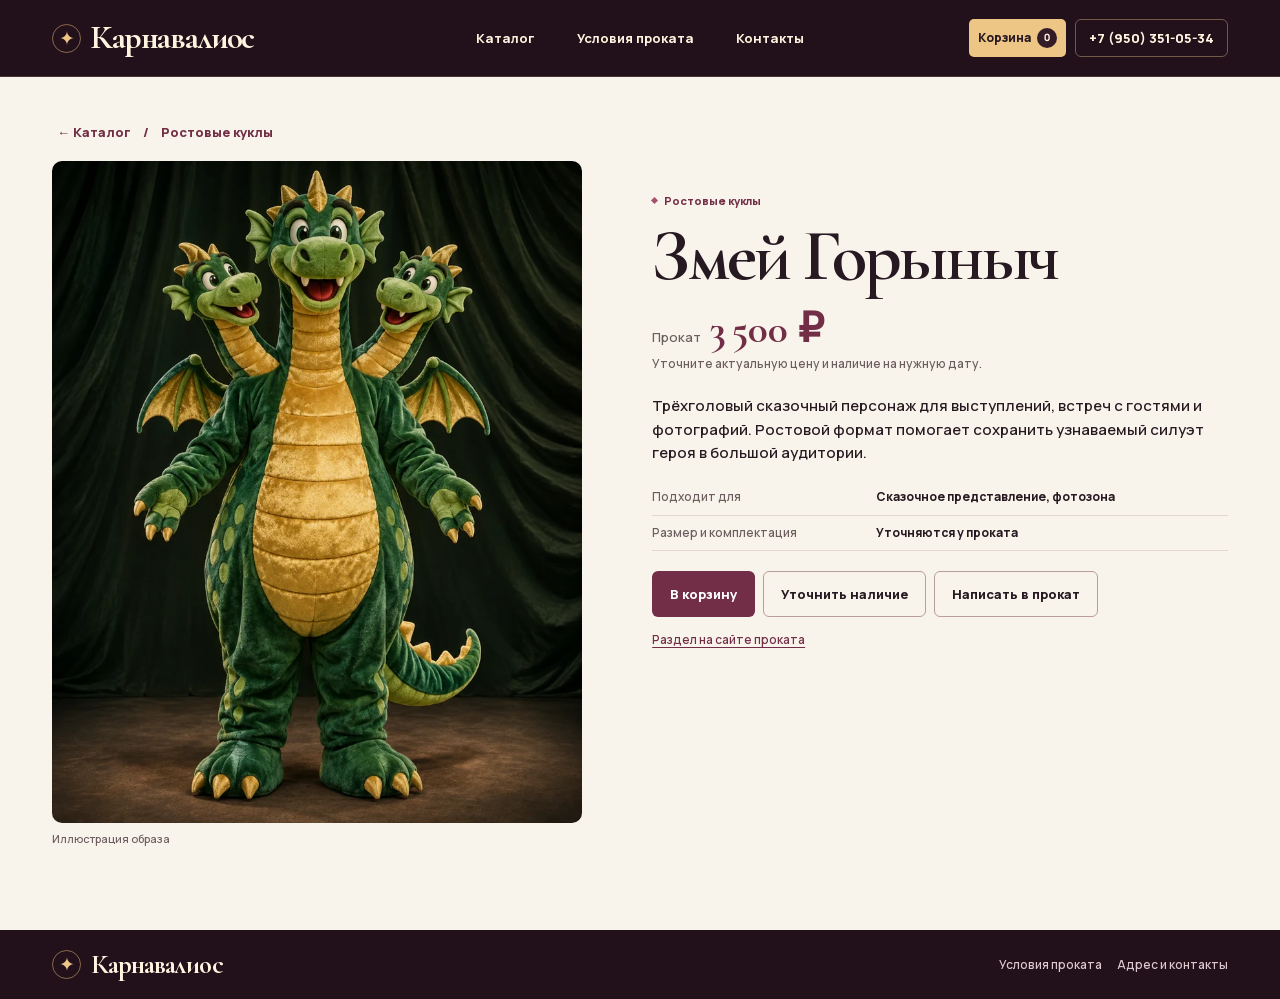
<file: costumes/dragon.html>
<!doctype html>
<html lang="ru">
<head>
  <meta charset="utf-8">
  <meta name="viewport" content="width=device-width, initial-scale=1">
  <meta name="robots" content="noindex">
  <meta name="theme-color" content="#26131c">
  <meta name="description" content="Трёхголовый сказочный персонаж для выступлений, встреч с гостями и фотографий. Ростовой формат помогает сохранить узнаваемый силуэт героя в большой аудитории.">
  <title>Змей Горыныч — Карнавалиос</title>
  <link rel="stylesheet" href="../style.css">
  <script src="../rental-cart.js" defer></script>
</head>
<body>
  <a class="skip" href="#main">К содержанию</a>
  <header class="header">
    <div class="wrap header-inner">
      <a class="brand" href="../index.html" aria-label="Карнавалиос, главная"><span class="brand-mark" aria-hidden="true">✦</span>Карнавалиос</a>
      <nav class="navigation" aria-label="Основная навигация">
        <a href="../catalogue.html">Каталог</a>
        <a href="../index.html#rental">Условия проката</a>
        <a href="../index.html#contacts">Контакты</a>
      </nav>
      <div class="header-actions">
        <a class="header-cart" href="../cart.html">Корзина <span data-cart-count>0</span></a>
        <a class="header-phone" href="tel:+79503510534">+7 (950) 351-05-34</a>
      </div>
    </div>
  </header>
  <main id="main" class="product-page wrap">
    <nav class="breadcrumbs" aria-label="Хлебные крошки">
      <a href="../catalogue.html"><span aria-hidden="true">←</span> Каталог</a>
      <span aria-hidden="true">/</span>
      <a href="../catalogue.html?group=mascots">Ростовые куклы</a>
    </nav>
    <article class="product-layout">
      <figure class="product-gallery">
        <img src="../assets/costumes/dragon.webp" alt="Змей Горыныч — иллюстрация образа" width="820" height="1025" fetchpriority="high">
        <figcaption>Иллюстрация образа</figcaption>
      </figure>
      <div class="product-detail">
        <p class="product-category">Ростовые куклы</p>
        <h1>Змей Горыныч</h1>
        <div class="detail-prices">
          <p class="detail-rent">Прокат <strong>3 500 ₽</strong></p>
          
        </div>
        <p class="detail-note">Уточните актуальную цену и наличие на нужную дату.</p>
        <p class="product-description">Трёхголовый сказочный персонаж для выступлений, встреч с гостями и фотографий. Ростовой формат помогает сохранить узнаваемый силуэт героя в большой аудитории.</p>
        <dl class="product-specs">
          <div><dt>Подходит для</dt><dd>Сказочное представление, фотозона</dd></div>
          <div><dt>Размер и комплектация</dt><dd>Уточняются у проката</dd></div>
        </dl>
        <div class="product-actions">
          <button type="button" class="button button-dark" data-add-item="dragon">В корзину</button>
          <a class="button button-outline" href="tel:+79503510534">Уточнить наличие</a>
          <a class="button button-outline" href="mailto:prokat@xn--80aaah5ahlmons.xn--p1ai?subject=%D0%97%D0%BC%D0%B5%D0%B9%20%D0%93%D0%BE%D1%80%D1%8B%D0%BD%D1%8B%D1%87%20%E2%80%94%20%D0%B7%D0%B0%D0%BF%D1%80%D0%BE%D1%81%20%D0%B2%20%D0%BF%D1%80%D0%BE%D0%BA%D0%B0%D1%82&amp;body=%D0%97%D0%B4%D1%80%D0%B0%D0%B2%D1%81%D1%82%D0%B2%D1%83%D0%B9%D1%82%D0%B5%21%20%D0%A5%D0%BE%D1%87%D1%83%20%D1%83%D1%82%D0%BE%D1%87%D0%BD%D0%B8%D1%82%D1%8C%20%D0%BD%D0%B0%D0%BB%D0%B8%D1%87%D0%B8%D0%B5%20%D0%BF%D0%BE%D0%B7%D0%B8%D1%86%D0%B8%D0%B8%20%C2%AB%D0%97%D0%BC%D0%B5%D0%B9%20%D0%93%D0%BE%D1%80%D1%8B%D0%BD%D1%8B%D1%87%C2%BB.%0A%0A%D0%94%D0%B0%D1%82%D0%B0%3A%20%0A%D0%A0%D0%B0%D0%B7%D0%BC%D0%B5%D1%80%20%D0%B8%D0%BB%D0%B8%20%D1%80%D0%BE%D1%81%D1%82%3A%20">Написать в прокат</a>
        </div>
        <a class="source-link" href="https://xn--80aaah5ahlmons.xn--p1ai/rostovyie-kuklyi/">Раздел на сайте проката</a>
      </div>
    </article>
  </main>
  <footer class="footer">
    <div class="wrap footer-inner">
      <a class="brand" href="../index.html"><span class="brand-mark" aria-hidden="true">✦</span>Карнавалиос</a>
      <nav aria-label="Информация о прокате">
        <a href="../index.html#rental">Условия проката</a>
        <a href="../index.html#contacts">Адрес и контакты</a>
      </nav>
    </div>
  </footer>
</body>
</html>
</file>
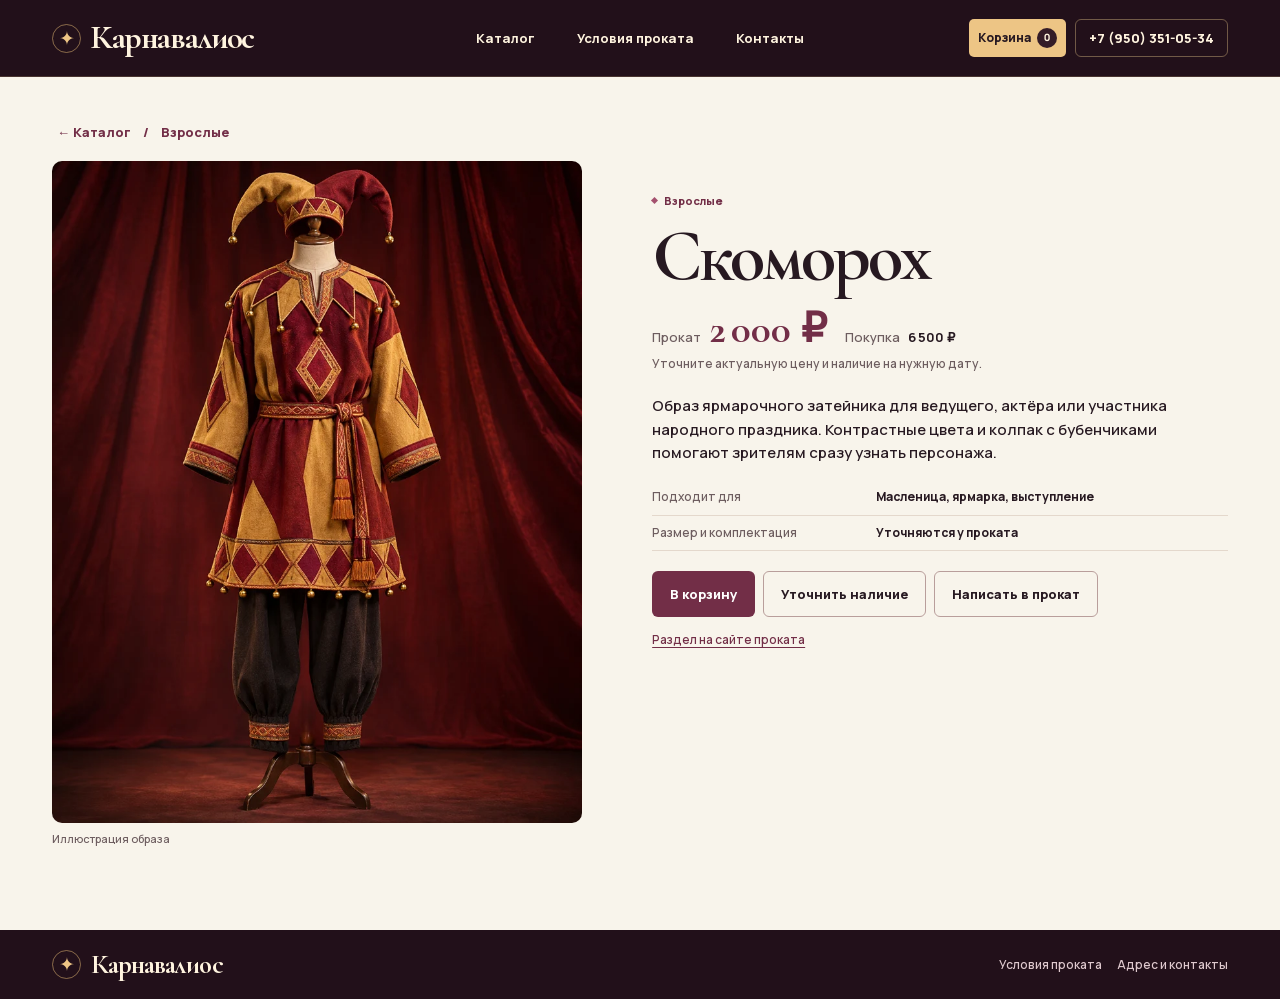
<file: costumes/jester.html>
<!doctype html>
<html lang="ru">
<head>
  <meta charset="utf-8">
  <meta name="viewport" content="width=device-width, initial-scale=1">
  <meta name="robots" content="noindex">
  <meta name="theme-color" content="#26131c">
  <meta name="description" content="Образ ярмарочного затейника для ведущего, актёра или участника народного праздника. Контрастные цвета и колпак с бубенчиками помогают зрителям сразу узнать персонажа.">
  <title>Скоморох — Карнавалиос</title>
  <link rel="stylesheet" href="../style.css">
  <script src="../rental-cart.js" defer></script>
</head>
<body>
  <a class="skip" href="#main">К содержанию</a>
  <header class="header">
    <div class="wrap header-inner">
      <a class="brand" href="../index.html" aria-label="Карнавалиос, главная"><span class="brand-mark" aria-hidden="true">✦</span>Карнавалиос</a>
      <nav class="navigation" aria-label="Основная навигация">
        <a href="../catalogue.html">Каталог</a>
        <a href="../index.html#rental">Условия проката</a>
        <a href="../index.html#contacts">Контакты</a>
      </nav>
      <div class="header-actions">
        <a class="header-cart" href="../cart.html">Корзина <span data-cart-count>0</span></a>
        <a class="header-phone" href="tel:+79503510534">+7 (950) 351-05-34</a>
      </div>
    </div>
  </header>
  <main id="main" class="product-page wrap">
    <nav class="breadcrumbs" aria-label="Хлебные крошки">
      <a href="../catalogue.html"><span aria-hidden="true">←</span> Каталог</a>
      <span aria-hidden="true">/</span>
      <a href="../catalogue.html?group=adults">Взрослые</a>
    </nav>
    <article class="product-layout">
      <figure class="product-gallery">
        <img src="../assets/costumes/jester.webp" alt="Скоморох — иллюстрация образа" width="820" height="1025" fetchpriority="high">
        <figcaption>Иллюстрация образа</figcaption>
      </figure>
      <div class="product-detail">
        <p class="product-category">Взрослые</p>
        <h1>Скоморох</h1>
        <div class="detail-prices">
          <p class="detail-rent">Прокат <strong>2 000 ₽</strong></p>
          <p class="sale-price">Покупка <strong>6 500 ₽</strong></p>
        </div>
        <p class="detail-note">Уточните актуальную цену и наличие на нужную дату.</p>
        <p class="product-description">Образ ярмарочного затейника для ведущего, актёра или участника народного праздника. Контрастные цвета и колпак с бубенчиками помогают зрителям сразу узнать персонажа.</p>
        <dl class="product-specs">
          <div><dt>Подходит для</dt><dd>Масленица, ярмарка, выступление</dd></div>
          <div><dt>Размер и комплектация</dt><dd>Уточняются у проката</dd></div>
        </dl>
        <div class="product-actions">
          <button type="button" class="button button-dark" data-add-item="jester">В корзину</button>
          <a class="button button-outline" href="tel:+79503510534">Уточнить наличие</a>
          <a class="button button-outline" href="mailto:prokat@xn--80aaah5ahlmons.xn--p1ai?subject=%D0%A1%D0%BA%D0%BE%D0%BC%D0%BE%D1%80%D0%BE%D1%85%20%E2%80%94%20%D0%B7%D0%B0%D0%BF%D1%80%D0%BE%D1%81%20%D0%B2%20%D0%BF%D1%80%D0%BE%D0%BA%D0%B0%D1%82&amp;body=%D0%97%D0%B4%D1%80%D0%B0%D0%B2%D1%81%D1%82%D0%B2%D1%83%D0%B9%D1%82%D0%B5%21%20%D0%A5%D0%BE%D1%87%D1%83%20%D1%83%D1%82%D0%BE%D1%87%D0%BD%D0%B8%D1%82%D1%8C%20%D0%BD%D0%B0%D0%BB%D0%B8%D1%87%D0%B8%D0%B5%20%D0%BF%D0%BE%D0%B7%D0%B8%D1%86%D0%B8%D0%B8%20%C2%AB%D0%A1%D0%BA%D0%BE%D0%BC%D0%BE%D1%80%D0%BE%D1%85%C2%BB.%0A%0A%D0%94%D0%B0%D1%82%D0%B0%3A%20%0A%D0%A0%D0%B0%D0%B7%D0%BC%D0%B5%D1%80%20%D0%B8%D0%BB%D0%B8%20%D1%80%D0%BE%D1%81%D1%82%3A%20">Написать в прокат</a>
        </div>
        <a class="source-link" href="https://xn--80aaah5ahlmons.xn--p1ai/skomoroxi.html">Раздел на сайте проката</a>
      </div>
    </article>
  </main>
  <footer class="footer">
    <div class="wrap footer-inner">
      <a class="brand" href="../index.html"><span class="brand-mark" aria-hidden="true">✦</span>Карнавалиос</a>
      <nav aria-label="Информация о прокате">
        <a href="../index.html#rental">Условия проката</a>
        <a href="../index.html#contacts">Адрес и контакты</a>
      </nav>
    </div>
  </footer>
</body>
</html>
</file>
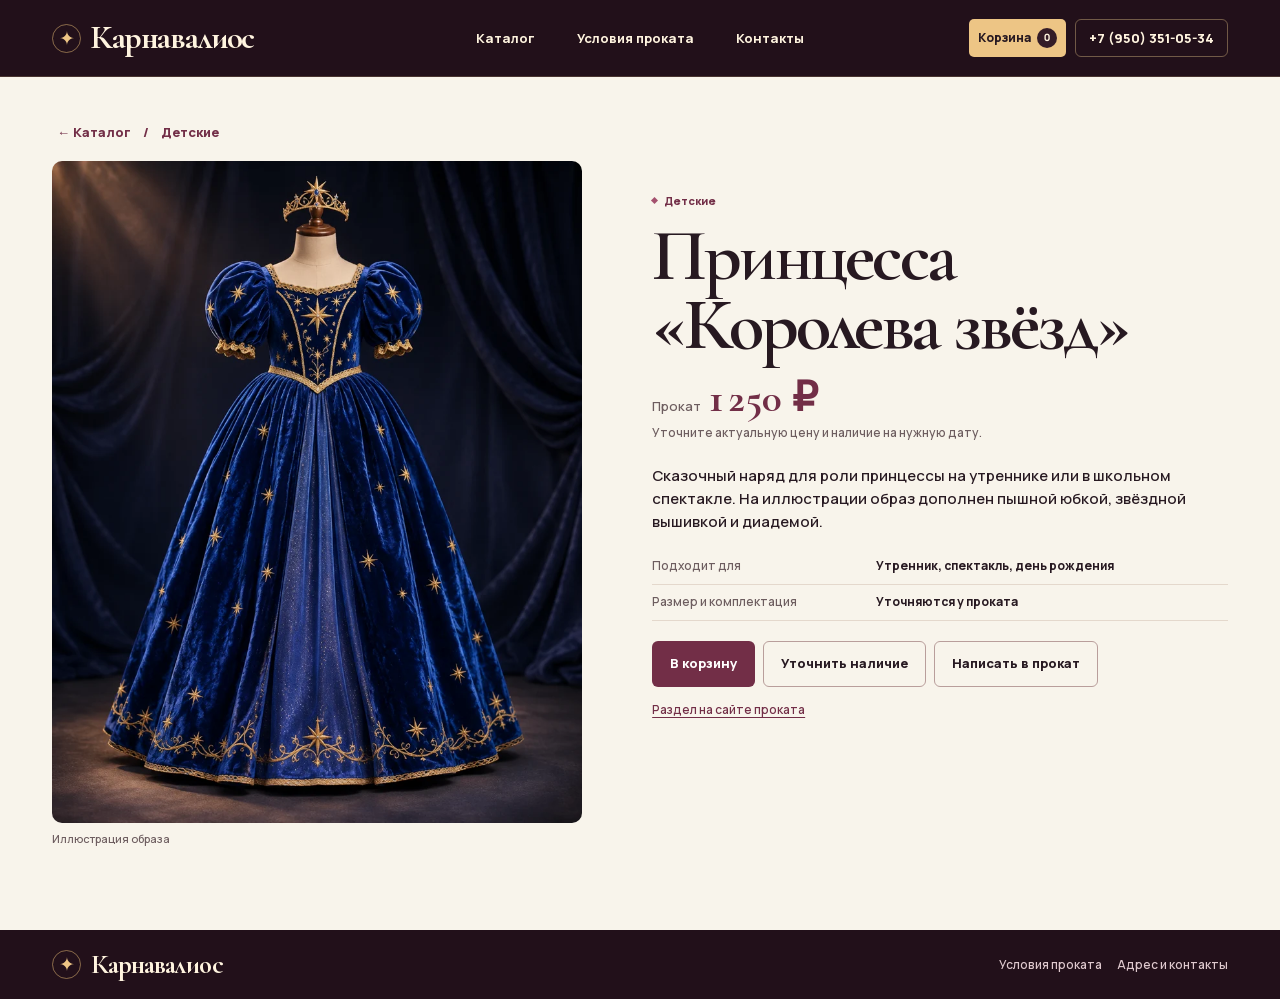
<file: costumes/princess.html>
<!doctype html>
<html lang="ru">
<head>
  <meta charset="utf-8">
  <meta name="viewport" content="width=device-width, initial-scale=1">
  <meta name="robots" content="noindex">
  <meta name="theme-color" content="#26131c">
  <meta name="description" content="Сказочный наряд для роли принцессы на утреннике или в школьном спектакле. На иллюстрации образ дополнен пышной юбкой, звёздной вышивкой и диадемой.">
  <title>Принцесса «Королева звёзд» — Карнавалиос</title>
  <link rel="stylesheet" href="../style.css">
  <script src="../rental-cart.js" defer></script>
</head>
<body>
  <a class="skip" href="#main">К содержанию</a>
  <header class="header">
    <div class="wrap header-inner">
      <a class="brand" href="../index.html" aria-label="Карнавалиос, главная"><span class="brand-mark" aria-hidden="true">✦</span>Карнавалиос</a>
      <nav class="navigation" aria-label="Основная навигация">
        <a href="../catalogue.html">Каталог</a>
        <a href="../index.html#rental">Условия проката</a>
        <a href="../index.html#contacts">Контакты</a>
      </nav>
      <div class="header-actions">
        <a class="header-cart" href="../cart.html">Корзина <span data-cart-count>0</span></a>
        <a class="header-phone" href="tel:+79503510534">+7 (950) 351-05-34</a>
      </div>
    </div>
  </header>
  <main id="main" class="product-page wrap">
    <nav class="breadcrumbs" aria-label="Хлебные крошки">
      <a href="../catalogue.html"><span aria-hidden="true">←</span> Каталог</a>
      <span aria-hidden="true">/</span>
      <a href="../catalogue.html?group=kids">Детские</a>
    </nav>
    <article class="product-layout">
      <figure class="product-gallery">
        <img src="../assets/costumes/princess.webp" alt="Принцесса «Королева звёзд» — иллюстрация образа" width="820" height="1025" fetchpriority="high">
        <figcaption>Иллюстрация образа</figcaption>
      </figure>
      <div class="product-detail">
        <p class="product-category">Детские</p>
        <h1>Принцесса «Королева звёзд»</h1>
        <div class="detail-prices">
          <p class="detail-rent">Прокат <strong>1 250 ₽</strong></p>
          
        </div>
        <p class="detail-note">Уточните актуальную цену и наличие на нужную дату.</p>
        <p class="product-description">Сказочный наряд для роли принцессы на утреннике или в школьном спектакле. На иллюстрации образ дополнен пышной юбкой, звёздной вышивкой и диадемой.</p>
        <dl class="product-specs">
          <div><dt>Подходит для</dt><dd>Утренник, спектакль, день рождения</dd></div>
          <div><dt>Размер и комплектация</dt><dd>Уточняются у проката</dd></div>
        </dl>
        <div class="product-actions">
          <button type="button" class="button button-dark" data-add-item="princess">В корзину</button>
          <a class="button button-outline" href="tel:+79503510534">Уточнить наличие</a>
          <a class="button button-outline" href="mailto:prokat@xn--80aaah5ahlmons.xn--p1ai?subject=%D0%9F%D1%80%D0%B8%D0%BD%D1%86%D0%B5%D1%81%D1%81%D0%B0%20%C2%AB%D0%9A%D0%BE%D1%80%D0%BE%D0%BB%D0%B5%D0%B2%D0%B0%20%D0%B7%D0%B2%D1%91%D0%B7%D0%B4%C2%BB%20%E2%80%94%20%D0%B7%D0%B0%D0%BF%D1%80%D0%BE%D1%81%20%D0%B2%20%D0%BF%D1%80%D0%BE%D0%BA%D0%B0%D1%82&amp;body=%D0%97%D0%B4%D1%80%D0%B0%D0%B2%D1%81%D1%82%D0%B2%D1%83%D0%B9%D1%82%D0%B5%21%20%D0%A5%D0%BE%D1%87%D1%83%20%D1%83%D1%82%D0%BE%D1%87%D0%BD%D0%B8%D1%82%D1%8C%20%D0%BD%D0%B0%D0%BB%D0%B8%D1%87%D0%B8%D0%B5%20%D0%BF%D0%BE%D0%B7%D0%B8%D1%86%D0%B8%D0%B8%20%C2%AB%D0%9F%D1%80%D0%B8%D0%BD%D1%86%D0%B5%D1%81%D1%81%D0%B0%20%C2%AB%D0%9A%D0%BE%D1%80%D0%BE%D0%BB%D0%B5%D0%B2%D0%B0%20%D0%B7%D0%B2%D1%91%D0%B7%D0%B4%C2%BB%C2%BB.%0A%0A%D0%94%D0%B0%D1%82%D0%B0%3A%20%0A%D0%A0%D0%B0%D0%B7%D0%BC%D0%B5%D1%80%20%D0%B8%D0%BB%D0%B8%20%D1%80%D0%BE%D1%81%D1%82%3A%20">Написать в прокат</a>
        </div>
        <a class="source-link" href="https://xn--80aaah5ahlmons.xn--p1ai/koroli-i-princzessyi/">Раздел на сайте проката</a>
      </div>
    </article>
  </main>
  <footer class="footer">
    <div class="wrap footer-inner">
      <a class="brand" href="../index.html"><span class="brand-mark" aria-hidden="true">✦</span>Карнавалиос</a>
      <nav aria-label="Информация о прокате">
        <a href="../index.html#rental">Условия проката</a>
        <a href="../index.html#contacts">Адрес и контакты</a>
      </nav>
    </div>
  </footer>
</body>
</html>
</file>
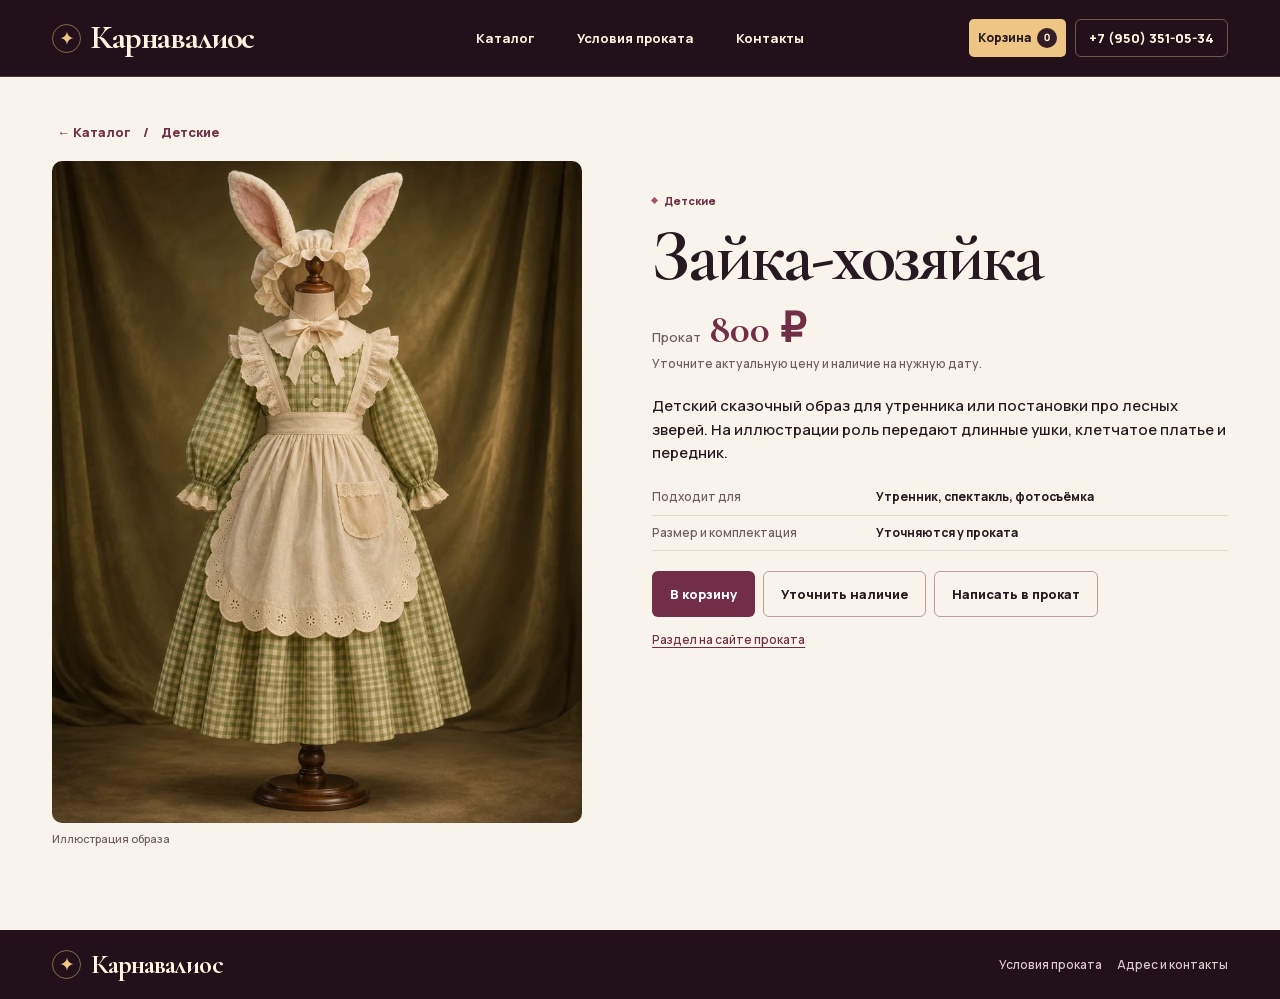
<file: costumes/rabbit.html>
<!doctype html>
<html lang="ru">
<head>
  <meta charset="utf-8">
  <meta name="viewport" content="width=device-width, initial-scale=1">
  <meta name="robots" content="noindex">
  <meta name="theme-color" content="#26131c">
  <meta name="description" content="Детский сказочный образ для утренника или постановки про лесных зверей. На иллюстрации роль передают длинные ушки, клетчатое платье и передник.">
  <title>Зайка-хозяйка — Карнавалиос</title>
  <link rel="stylesheet" href="../style.css">
  <script src="../rental-cart.js" defer></script>
</head>
<body>
  <a class="skip" href="#main">К содержанию</a>
  <header class="header">
    <div class="wrap header-inner">
      <a class="brand" href="../index.html" aria-label="Карнавалиос, главная"><span class="brand-mark" aria-hidden="true">✦</span>Карнавалиос</a>
      <nav class="navigation" aria-label="Основная навигация">
        <a href="../catalogue.html">Каталог</a>
        <a href="../index.html#rental">Условия проката</a>
        <a href="../index.html#contacts">Контакты</a>
      </nav>
      <div class="header-actions">
        <a class="header-cart" href="../cart.html">Корзина <span data-cart-count>0</span></a>
        <a class="header-phone" href="tel:+79503510534">+7 (950) 351-05-34</a>
      </div>
    </div>
  </header>
  <main id="main" class="product-page wrap">
    <nav class="breadcrumbs" aria-label="Хлебные крошки">
      <a href="../catalogue.html"><span aria-hidden="true">←</span> Каталог</a>
      <span aria-hidden="true">/</span>
      <a href="../catalogue.html?group=kids">Детские</a>
    </nav>
    <article class="product-layout">
      <figure class="product-gallery">
        <img src="../assets/costumes/rabbit.webp" alt="Зайка-хозяйка — иллюстрация образа" width="820" height="1025" fetchpriority="high">
        <figcaption>Иллюстрация образа</figcaption>
      </figure>
      <div class="product-detail">
        <p class="product-category">Детские</p>
        <h1>Зайка-хозяйка</h1>
        <div class="detail-prices">
          <p class="detail-rent">Прокат <strong>800 ₽</strong></p>
          
        </div>
        <p class="detail-note">Уточните актуальную цену и наличие на нужную дату.</p>
        <p class="product-description">Детский сказочный образ для утренника или постановки про лесных зверей. На иллюстрации роль передают длинные ушки, клетчатое платье и передник.</p>
        <dl class="product-specs">
          <div><dt>Подходит для</dt><dd>Утренник, спектакль, фотосъёмка</dd></div>
          <div><dt>Размер и комплектация</dt><dd>Уточняются у проката</dd></div>
        </dl>
        <div class="product-actions">
          <button type="button" class="button button-dark" data-add-item="rabbit">В корзину</button>
          <a class="button button-outline" href="tel:+79503510534">Уточнить наличие</a>
          <a class="button button-outline" href="mailto:prokat@xn--80aaah5ahlmons.xn--p1ai?subject=%D0%97%D0%B0%D0%B9%D0%BA%D0%B0-%D1%85%D0%BE%D0%B7%D1%8F%D0%B9%D0%BA%D0%B0%20%E2%80%94%20%D0%B7%D0%B0%D0%BF%D1%80%D0%BE%D1%81%20%D0%B2%20%D0%BF%D1%80%D0%BE%D0%BA%D0%B0%D1%82&amp;body=%D0%97%D0%B4%D1%80%D0%B0%D0%B2%D1%81%D1%82%D0%B2%D1%83%D0%B9%D1%82%D0%B5%21%20%D0%A5%D0%BE%D1%87%D1%83%20%D1%83%D1%82%D0%BE%D1%87%D0%BD%D0%B8%D1%82%D1%8C%20%D0%BD%D0%B0%D0%BB%D0%B8%D1%87%D0%B8%D0%B5%20%D0%BF%D0%BE%D0%B7%D0%B8%D1%86%D0%B8%D0%B8%20%C2%AB%D0%97%D0%B0%D0%B9%D0%BA%D0%B0-%D1%85%D0%BE%D0%B7%D1%8F%D0%B9%D0%BA%D0%B0%C2%BB.%0A%0A%D0%94%D0%B0%D1%82%D0%B0%3A%20%0A%D0%A0%D0%B0%D0%B7%D0%BC%D0%B5%D1%80%20%D0%B8%D0%BB%D0%B8%20%D1%80%D0%BE%D1%81%D1%82%3A%20">Написать в прокат</a>
        </div>
        <a class="source-link" href="https://xn--80aaah5ahlmons.xn--p1ai/zhivotnyie/">Раздел на сайте проката</a>
      </div>
    </article>
  </main>
  <footer class="footer">
    <div class="wrap footer-inner">
      <a class="brand" href="../index.html"><span class="brand-mark" aria-hidden="true">✦</span>Карнавалиос</a>
      <nav aria-label="Информация о прокате">
        <a href="../index.html#rental">Условия проката</a>
        <a href="../index.html#contacts">Адрес и контакты</a>
      </nav>
    </div>
  </footer>
</body>
</html>
</file>
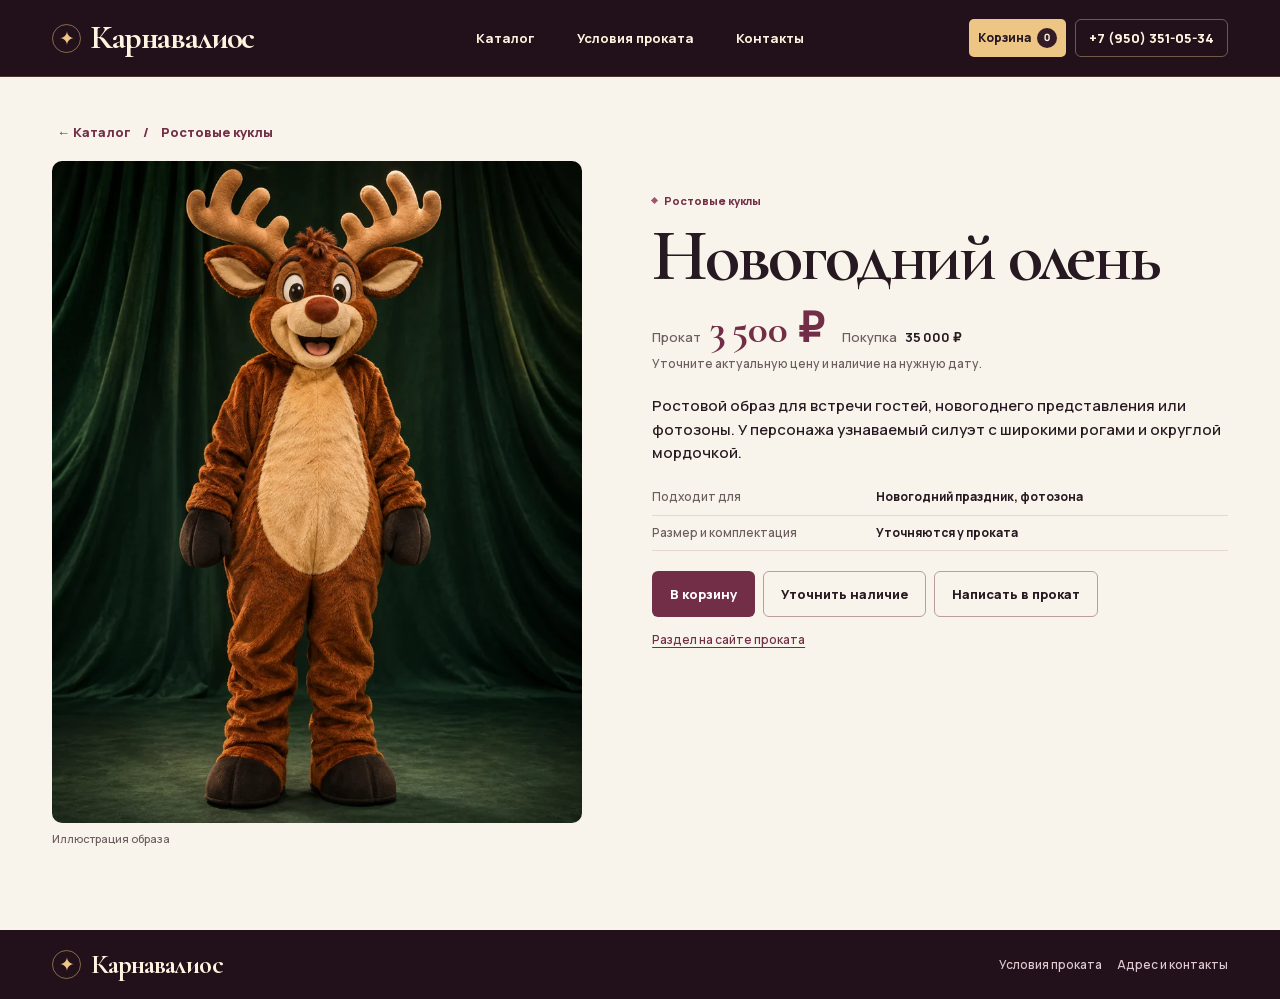
<file: costumes/reindeer.html>
<!doctype html>
<html lang="ru">
<head>
  <meta charset="utf-8">
  <meta name="viewport" content="width=device-width, initial-scale=1">
  <meta name="robots" content="noindex">
  <meta name="theme-color" content="#26131c">
  <meta name="description" content="Ростовой образ для встречи гостей, новогоднего представления или фотозоны. У персонажа узнаваемый силуэт с широкими рогами и округлой мордочкой.">
  <title>Новогодний олень — Карнавалиос</title>
  <link rel="stylesheet" href="../style.css">
  <script src="../rental-cart.js" defer></script>
</head>
<body>
  <a class="skip" href="#main">К содержанию</a>
  <header class="header">
    <div class="wrap header-inner">
      <a class="brand" href="../index.html" aria-label="Карнавалиос, главная"><span class="brand-mark" aria-hidden="true">✦</span>Карнавалиос</a>
      <nav class="navigation" aria-label="Основная навигация">
        <a href="../catalogue.html">Каталог</a>
        <a href="../index.html#rental">Условия проката</a>
        <a href="../index.html#contacts">Контакты</a>
      </nav>
      <div class="header-actions">
        <a class="header-cart" href="../cart.html">Корзина <span data-cart-count>0</span></a>
        <a class="header-phone" href="tel:+79503510534">+7 (950) 351-05-34</a>
      </div>
    </div>
  </header>
  <main id="main" class="product-page wrap">
    <nav class="breadcrumbs" aria-label="Хлебные крошки">
      <a href="../catalogue.html"><span aria-hidden="true">←</span> Каталог</a>
      <span aria-hidden="true">/</span>
      <a href="../catalogue.html?group=mascots">Ростовые куклы</a>
    </nav>
    <article class="product-layout">
      <figure class="product-gallery">
        <img src="../assets/costumes/reindeer.webp" alt="Новогодний олень — иллюстрация образа" width="820" height="1025" fetchpriority="high">
        <figcaption>Иллюстрация образа</figcaption>
      </figure>
      <div class="product-detail">
        <p class="product-category">Ростовые куклы</p>
        <h1>Новогодний олень</h1>
        <div class="detail-prices">
          <p class="detail-rent">Прокат <strong>3 500 ₽</strong></p>
          <p class="sale-price">Покупка <strong>35 000 ₽</strong></p>
        </div>
        <p class="detail-note">Уточните актуальную цену и наличие на нужную дату.</p>
        <p class="product-description">Ростовой образ для встречи гостей, новогоднего представления или фотозоны. У персонажа узнаваемый силуэт с широкими рогами и округлой мордочкой.</p>
        <dl class="product-specs">
          <div><dt>Подходит для</dt><dd>Новогодний праздник, фотозона</dd></div>
          <div><dt>Размер и комплектация</dt><dd>Уточняются у проката</dd></div>
        </dl>
        <div class="product-actions">
          <button type="button" class="button button-dark" data-add-item="reindeer">В корзину</button>
          <a class="button button-outline" href="tel:+79503510534">Уточнить наличие</a>
          <a class="button button-outline" href="mailto:prokat@xn--80aaah5ahlmons.xn--p1ai?subject=%D0%9D%D0%BE%D0%B2%D0%BE%D0%B3%D0%BE%D0%B4%D0%BD%D0%B8%D0%B9%20%D0%BE%D0%BB%D0%B5%D0%BD%D1%8C%20%E2%80%94%20%D0%B7%D0%B0%D0%BF%D1%80%D0%BE%D1%81%20%D0%B2%20%D0%BF%D1%80%D0%BE%D0%BA%D0%B0%D1%82&amp;body=%D0%97%D0%B4%D1%80%D0%B0%D0%B2%D1%81%D1%82%D0%B2%D1%83%D0%B9%D1%82%D0%B5%21%20%D0%A5%D0%BE%D1%87%D1%83%20%D1%83%D1%82%D0%BE%D1%87%D0%BD%D0%B8%D1%82%D1%8C%20%D0%BD%D0%B0%D0%BB%D0%B8%D1%87%D0%B8%D0%B5%20%D0%BF%D0%BE%D0%B7%D0%B8%D1%86%D0%B8%D0%B8%20%C2%AB%D0%9D%D0%BE%D0%B2%D0%BE%D0%B3%D0%BE%D0%B4%D0%BD%D0%B8%D0%B9%20%D0%BE%D0%BB%D0%B5%D0%BD%D1%8C%C2%BB.%0A%0A%D0%94%D0%B0%D1%82%D0%B0%3A%20%0A%D0%A0%D0%B0%D0%B7%D0%BC%D0%B5%D1%80%20%D0%B8%D0%BB%D0%B8%20%D1%80%D0%BE%D1%81%D1%82%3A%20">Написать в прокат</a>
        </div>
        <a class="source-link" href="https://xn--80aaah5ahlmons.xn--p1ai/rostovyie-kuklyi/">Раздел на сайте проката</a>
      </div>
    </article>
  </main>
  <footer class="footer">
    <div class="wrap footer-inner">
      <a class="brand" href="../index.html"><span class="brand-mark" aria-hidden="true">✦</span>Карнавалиос</a>
      <nav aria-label="Информация о прокате">
        <a href="../index.html#rental">Условия проката</a>
        <a href="../index.html#contacts">Адрес и контакты</a>
      </nav>
    </div>
  </footer>
</body>
</html>
</file>
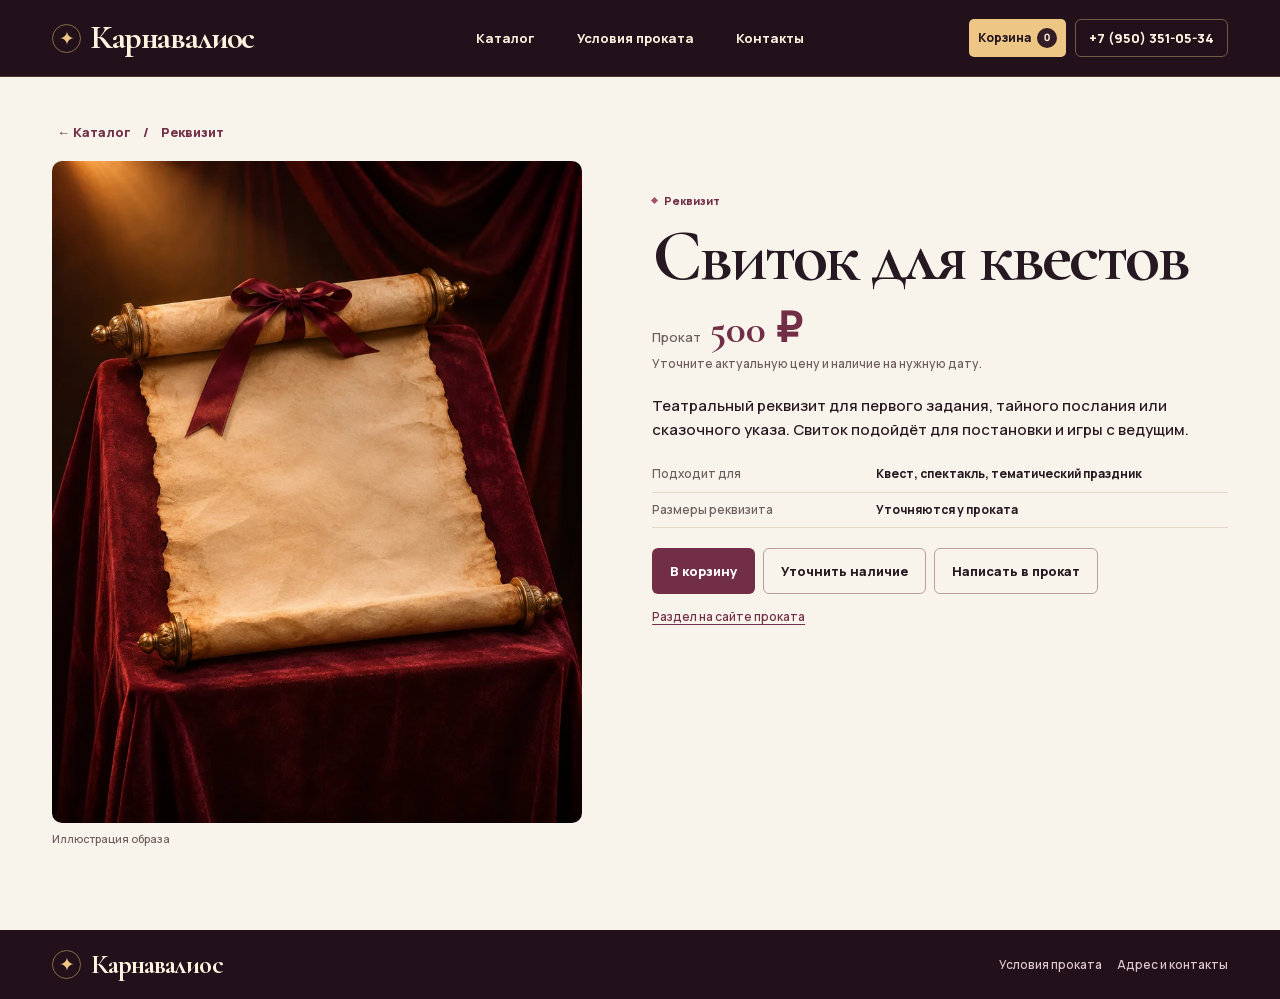
<file: costumes/scroll.html>
<!doctype html>
<html lang="ru">
<head>
  <meta charset="utf-8">
  <meta name="viewport" content="width=device-width, initial-scale=1">
  <meta name="robots" content="noindex">
  <meta name="theme-color" content="#26131c">
  <meta name="description" content="Театральный реквизит для первого задания, тайного послания или сказочного указа. Свиток подойдёт для постановки и игры с ведущим.">
  <title>Свиток для квестов — Карнавалиос</title>
  <link rel="stylesheet" href="../style.css">
  <script src="../rental-cart.js" defer></script>
</head>
<body>
  <a class="skip" href="#main">К содержанию</a>
  <header class="header">
    <div class="wrap header-inner">
      <a class="brand" href="../index.html" aria-label="Карнавалиос, главная"><span class="brand-mark" aria-hidden="true">✦</span>Карнавалиос</a>
      <nav class="navigation" aria-label="Основная навигация">
        <a href="../catalogue.html">Каталог</a>
        <a href="../index.html#rental">Условия проката</a>
        <a href="../index.html#contacts">Контакты</a>
      </nav>
      <div class="header-actions">
        <a class="header-cart" href="../cart.html">Корзина <span data-cart-count>0</span></a>
        <a class="header-phone" href="tel:+79503510534">+7 (950) 351-05-34</a>
      </div>
    </div>
  </header>
  <main id="main" class="product-page wrap">
    <nav class="breadcrumbs" aria-label="Хлебные крошки">
      <a href="../catalogue.html"><span aria-hidden="true">←</span> Каталог</a>
      <span aria-hidden="true">/</span>
      <a href="../catalogue.html?group=props">Реквизит</a>
    </nav>
    <article class="product-layout">
      <figure class="product-gallery">
        <img src="../assets/costumes/scroll.webp" alt="Свиток для квестов — иллюстрация образа" width="820" height="1025" fetchpriority="high">
        <figcaption>Иллюстрация образа</figcaption>
      </figure>
      <div class="product-detail">
        <p class="product-category">Реквизит</p>
        <h1>Свиток для квестов</h1>
        <div class="detail-prices">
          <p class="detail-rent">Прокат <strong>500 ₽</strong></p>
          
        </div>
        <p class="detail-note">Уточните актуальную цену и наличие на нужную дату.</p>
        <p class="product-description">Театральный реквизит для первого задания, тайного послания или сказочного указа. Свиток подойдёт для постановки и игры с ведущим.</p>
        <dl class="product-specs">
          <div><dt>Подходит для</dt><dd>Квест, спектакль, тематический праздник</dd></div>
          <div><dt>Размеры реквизита</dt><dd>Уточняются у проката</dd></div>
        </dl>
        <div class="product-actions">
          <button type="button" class="button button-dark" data-add-item="scroll">В корзину</button>
          <a class="button button-outline" href="tel:+79503510534">Уточнить наличие</a>
          <a class="button button-outline" href="mailto:prokat@xn--80aaah5ahlmons.xn--p1ai?subject=%D0%A1%D0%B2%D0%B8%D1%82%D0%BE%D0%BA%20%D0%B4%D0%BB%D1%8F%20%D0%BA%D0%B2%D0%B5%D1%81%D1%82%D0%BE%D0%B2%20%E2%80%94%20%D0%B7%D0%B0%D0%BF%D1%80%D0%BE%D1%81%20%D0%B2%20%D0%BF%D1%80%D0%BE%D0%BA%D0%B0%D1%82&amp;body=%D0%97%D0%B4%D1%80%D0%B0%D0%B2%D1%81%D1%82%D0%B2%D1%83%D0%B9%D1%82%D0%B5%21%20%D0%A5%D0%BE%D1%87%D1%83%20%D1%83%D1%82%D0%BE%D1%87%D0%BD%D0%B8%D1%82%D1%8C%20%D0%BD%D0%B0%D0%BB%D0%B8%D1%87%D0%B8%D0%B5%20%D0%BF%D0%BE%D0%B7%D0%B8%D1%86%D0%B8%D0%B8%20%C2%AB%D0%A1%D0%B2%D0%B8%D1%82%D0%BE%D0%BA%20%D0%B4%D0%BB%D1%8F%20%D0%BA%D0%B2%D0%B5%D1%81%D1%82%D0%BE%D0%B2%C2%BB.%0A%0A%D0%94%D0%B0%D1%82%D0%B0%3A%20%0A%D0%A0%D0%B0%D0%B7%D0%BC%D0%B5%D1%80%20%D0%B8%D0%BB%D0%B8%20%D1%80%D0%BE%D1%81%D1%82%3A%20">Написать в прокат</a>
        </div>
        <a class="source-link" href="https://xn--80aaah5ahlmons.xn--p1ai/arenda-rekvizita/">Раздел на сайте проката</a>
      </div>
    </article>
  </main>
  <footer class="footer">
    <div class="wrap footer-inner">
      <a class="brand" href="../index.html"><span class="brand-mark" aria-hidden="true">✦</span>Карнавалиос</a>
      <nav aria-label="Информация о прокате">
        <a href="../index.html#rental">Условия проката</a>
        <a href="../index.html#contacts">Адрес и контакты</a>
      </nav>
    </div>
  </footer>
</body>
</html>
</file>
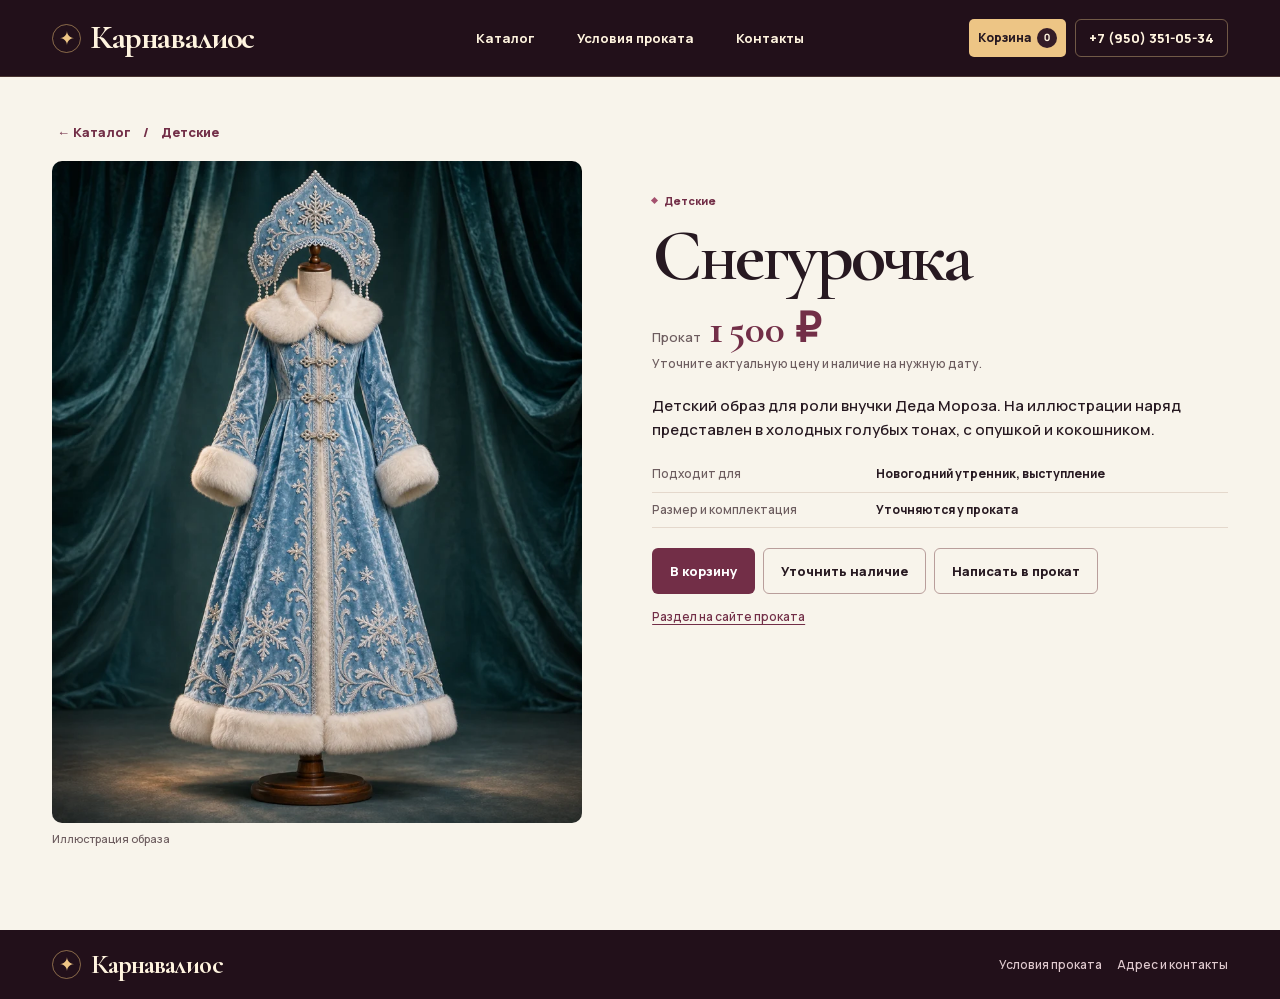
<file: costumes/snow-maiden.html>
<!doctype html>
<html lang="ru">
<head>
  <meta charset="utf-8">
  <meta name="viewport" content="width=device-width, initial-scale=1">
  <meta name="robots" content="noindex">
  <meta name="theme-color" content="#26131c">
  <meta name="description" content="Детский образ для роли внучки Деда Мороза. На иллюстрации наряд представлен в холодных голубых тонах, с опушкой и кокошником.">
  <title>Снегурочка — Карнавалиос</title>
  <link rel="stylesheet" href="../style.css">
  <script src="../rental-cart.js" defer></script>
</head>
<body>
  <a class="skip" href="#main">К содержанию</a>
  <header class="header">
    <div class="wrap header-inner">
      <a class="brand" href="../index.html" aria-label="Карнавалиос, главная"><span class="brand-mark" aria-hidden="true">✦</span>Карнавалиос</a>
      <nav class="navigation" aria-label="Основная навигация">
        <a href="../catalogue.html">Каталог</a>
        <a href="../index.html#rental">Условия проката</a>
        <a href="../index.html#contacts">Контакты</a>
      </nav>
      <div class="header-actions">
        <a class="header-cart" href="../cart.html">Корзина <span data-cart-count>0</span></a>
        <a class="header-phone" href="tel:+79503510534">+7 (950) 351-05-34</a>
      </div>
    </div>
  </header>
  <main id="main" class="product-page wrap">
    <nav class="breadcrumbs" aria-label="Хлебные крошки">
      <a href="../catalogue.html"><span aria-hidden="true">←</span> Каталог</a>
      <span aria-hidden="true">/</span>
      <a href="../catalogue.html?group=kids">Детские</a>
    </nav>
    <article class="product-layout">
      <figure class="product-gallery">
        <img src="../assets/costumes/snow-maiden.webp" alt="Снегурочка — иллюстрация образа" width="820" height="1025" fetchpriority="high">
        <figcaption>Иллюстрация образа</figcaption>
      </figure>
      <div class="product-detail">
        <p class="product-category">Детские</p>
        <h1>Снегурочка</h1>
        <div class="detail-prices">
          <p class="detail-rent">Прокат <strong>1 500 ₽</strong></p>
          
        </div>
        <p class="detail-note">Уточните актуальную цену и наличие на нужную дату.</p>
        <p class="product-description">Детский образ для роли внучки Деда Мороза. На иллюстрации наряд представлен в холодных голубых тонах, с опушкой и кокошником.</p>
        <dl class="product-specs">
          <div><dt>Подходит для</dt><dd>Новогодний утренник, выступление</dd></div>
          <div><dt>Размер и комплектация</dt><dd>Уточняются у проката</dd></div>
        </dl>
        <div class="product-actions">
          <button type="button" class="button button-dark" data-add-item="snow-maiden">В корзину</button>
          <a class="button button-outline" href="tel:+79503510534">Уточнить наличие</a>
          <a class="button button-outline" href="mailto:prokat@xn--80aaah5ahlmons.xn--p1ai?subject=%D0%A1%D0%BD%D0%B5%D0%B3%D1%83%D1%80%D0%BE%D1%87%D0%BA%D0%B0%20%E2%80%94%20%D0%B7%D0%B0%D0%BF%D1%80%D0%BE%D1%81%20%D0%B2%20%D0%BF%D1%80%D0%BE%D0%BA%D0%B0%D1%82&amp;body=%D0%97%D0%B4%D1%80%D0%B0%D0%B2%D1%81%D1%82%D0%B2%D1%83%D0%B9%D1%82%D0%B5%21%20%D0%A5%D0%BE%D1%87%D1%83%20%D1%83%D1%82%D0%BE%D1%87%D0%BD%D0%B8%D1%82%D1%8C%20%D0%BD%D0%B0%D0%BB%D0%B8%D1%87%D0%B8%D0%B5%20%D0%BF%D0%BE%D0%B7%D0%B8%D1%86%D0%B8%D0%B8%20%C2%AB%D0%A1%D0%BD%D0%B5%D0%B3%D1%83%D1%80%D0%BE%D1%87%D0%BA%D0%B0%C2%BB.%0A%0A%D0%94%D0%B0%D1%82%D0%B0%3A%20%0A%D0%A0%D0%B0%D0%B7%D0%BC%D0%B5%D1%80%20%D0%B8%D0%BB%D0%B8%20%D1%80%D0%BE%D1%81%D1%82%3A%20">Написать в прокат</a>
        </div>
        <a class="source-link" href="https://xn--80aaah5ahlmons.xn--p1ai/novogodnie-2/">Раздел на сайте проката</a>
      </div>
    </article>
  </main>
  <footer class="footer">
    <div class="wrap footer-inner">
      <a class="brand" href="../index.html"><span class="brand-mark" aria-hidden="true">✦</span>Карнавалиос</a>
      <nav aria-label="Информация о прокате">
        <a href="../index.html#rental">Условия проката</a>
        <a href="../index.html#contacts">Адрес и контакты</a>
      </nav>
    </div>
  </footer>
</body>
</html>
</file>
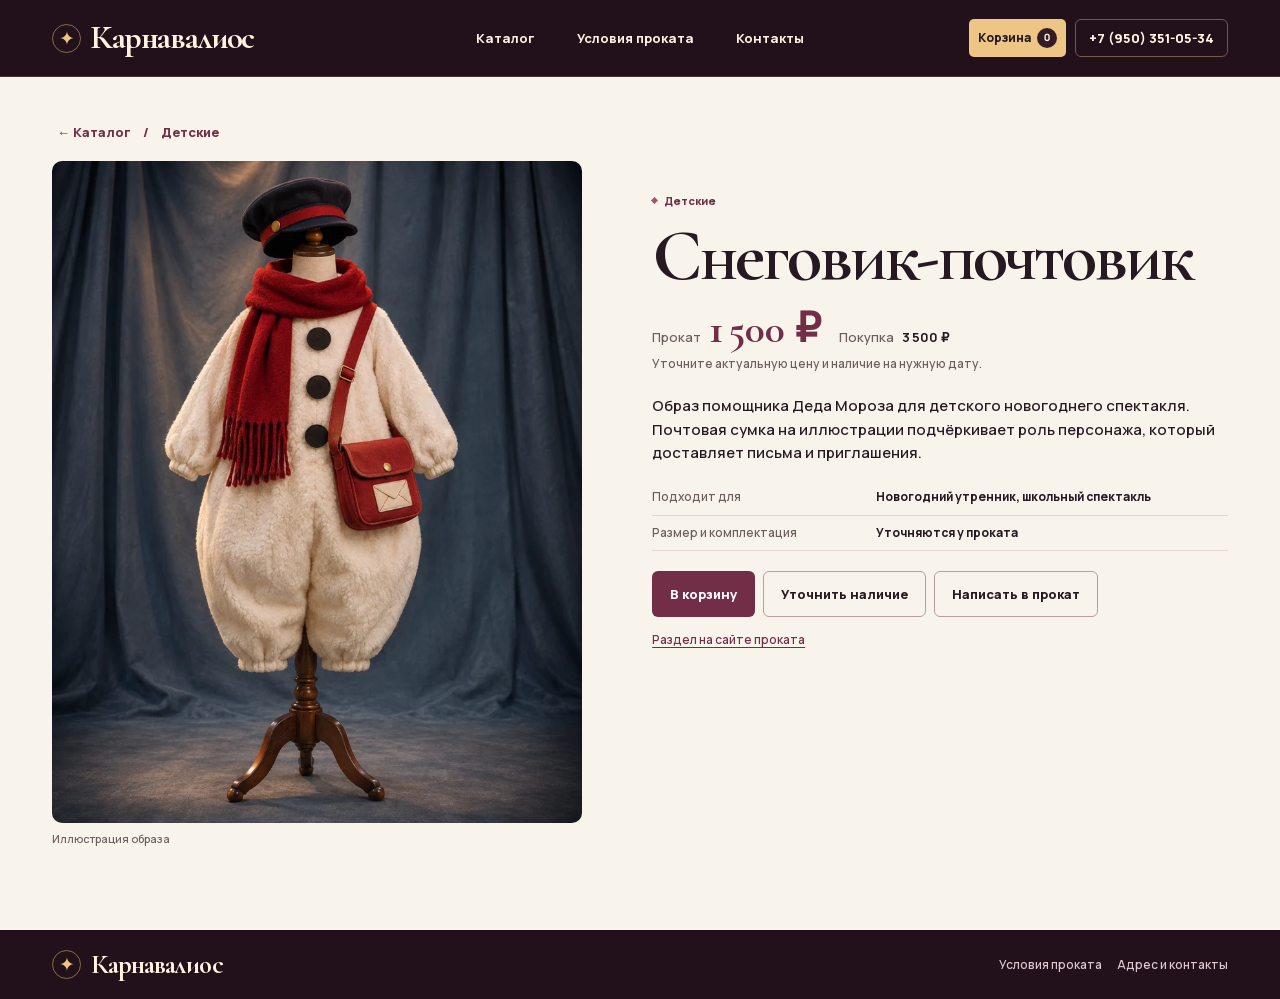
<file: costumes/snowman.html>
<!doctype html>
<html lang="ru">
<head>
  <meta charset="utf-8">
  <meta name="viewport" content="width=device-width, initial-scale=1">
  <meta name="robots" content="noindex">
  <meta name="theme-color" content="#26131c">
  <meta name="description" content="Образ помощника Деда Мороза для детского новогоднего спектакля. Почтовая сумка на иллюстрации подчёркивает роль персонажа, который доставляет письма и приглашения.">
  <title>Снеговик-почтовик — Карнавалиос</title>
  <link rel="stylesheet" href="../style.css">
  <script src="../rental-cart.js" defer></script>
</head>
<body>
  <a class="skip" href="#main">К содержанию</a>
  <header class="header">
    <div class="wrap header-inner">
      <a class="brand" href="../index.html" aria-label="Карнавалиос, главная"><span class="brand-mark" aria-hidden="true">✦</span>Карнавалиос</a>
      <nav class="navigation" aria-label="Основная навигация">
        <a href="../catalogue.html">Каталог</a>
        <a href="../index.html#rental">Условия проката</a>
        <a href="../index.html#contacts">Контакты</a>
      </nav>
      <div class="header-actions">
        <a class="header-cart" href="../cart.html">Корзина <span data-cart-count>0</span></a>
        <a class="header-phone" href="tel:+79503510534">+7 (950) 351-05-34</a>
      </div>
    </div>
  </header>
  <main id="main" class="product-page wrap">
    <nav class="breadcrumbs" aria-label="Хлебные крошки">
      <a href="../catalogue.html"><span aria-hidden="true">←</span> Каталог</a>
      <span aria-hidden="true">/</span>
      <a href="../catalogue.html?group=kids">Детские</a>
    </nav>
    <article class="product-layout">
      <figure class="product-gallery">
        <img src="../assets/costumes/snowman.webp" alt="Снеговик-почтовик — иллюстрация образа" width="820" height="1025" fetchpriority="high">
        <figcaption>Иллюстрация образа</figcaption>
      </figure>
      <div class="product-detail">
        <p class="product-category">Детские</p>
        <h1>Снеговик-почтовик</h1>
        <div class="detail-prices">
          <p class="detail-rent">Прокат <strong>1 500 ₽</strong></p>
          <p class="sale-price">Покупка <strong>3 500 ₽</strong></p>
        </div>
        <p class="detail-note">Уточните актуальную цену и наличие на нужную дату.</p>
        <p class="product-description">Образ помощника Деда Мороза для детского новогоднего спектакля. Почтовая сумка на иллюстрации подчёркивает роль персонажа, который доставляет письма и приглашения.</p>
        <dl class="product-specs">
          <div><dt>Подходит для</dt><dd>Новогодний утренник, школьный спектакль</dd></div>
          <div><dt>Размер и комплектация</dt><dd>Уточняются у проката</dd></div>
        </dl>
        <div class="product-actions">
          <button type="button" class="button button-dark" data-add-item="snowman">В корзину</button>
          <a class="button button-outline" href="tel:+79503510534">Уточнить наличие</a>
          <a class="button button-outline" href="mailto:prokat@xn--80aaah5ahlmons.xn--p1ai?subject=%D0%A1%D0%BD%D0%B5%D0%B3%D0%BE%D0%B2%D0%B8%D0%BA-%D0%BF%D0%BE%D1%87%D1%82%D0%BE%D0%B2%D0%B8%D0%BA%20%E2%80%94%20%D0%B7%D0%B0%D0%BF%D1%80%D0%BE%D1%81%20%D0%B2%20%D0%BF%D1%80%D0%BE%D0%BA%D0%B0%D1%82&amp;body=%D0%97%D0%B4%D1%80%D0%B0%D0%B2%D1%81%D1%82%D0%B2%D1%83%D0%B9%D1%82%D0%B5%21%20%D0%A5%D0%BE%D1%87%D1%83%20%D1%83%D1%82%D0%BE%D1%87%D0%BD%D0%B8%D1%82%D1%8C%20%D0%BD%D0%B0%D0%BB%D0%B8%D1%87%D0%B8%D0%B5%20%D0%BF%D0%BE%D0%B7%D0%B8%D1%86%D0%B8%D0%B8%20%C2%AB%D0%A1%D0%BD%D0%B5%D0%B3%D0%BE%D0%B2%D0%B8%D0%BA-%D0%BF%D0%BE%D1%87%D1%82%D0%BE%D0%B2%D0%B8%D0%BA%C2%BB.%0A%0A%D0%94%D0%B0%D1%82%D0%B0%3A%20%0A%D0%A0%D0%B0%D0%B7%D0%BC%D0%B5%D1%80%20%D0%B8%D0%BB%D0%B8%20%D1%80%D0%BE%D1%81%D1%82%3A%20">Написать в прокат</a>
        </div>
        <a class="source-link" href="https://xn--80aaah5ahlmons.xn--p1ai/novogodnie-2/">Раздел на сайте проката</a>
      </div>
    </article>
  </main>
  <footer class="footer">
    <div class="wrap footer-inner">
      <a class="brand" href="../index.html"><span class="brand-mark" aria-hidden="true">✦</span>Карнавалиос</a>
      <nav aria-label="Информация о прокате">
        <a href="../index.html#rental">Условия проката</a>
        <a href="../index.html#contacts">Адрес и контакты</a>
      </nav>
    </div>
  </footer>
</body>
</html>
</file>
<file: style.css>
@font-face { font-family: Manrope; src: url(assets/sans-normal-latin.woff2) format("woff2"); font-weight: 400 800; font-display: swap; }
@font-face { font-family: Manrope; src: url(assets/sans-normal-cyrillic.woff2) format("woff2"); font-weight: 400 800; font-display: swap; unicode-range: U+0400-045F, U+0490-0491, U+04B0-04B1, U+2116; }
@font-face { font-family: Cormorant; src: url(assets/serif-normal-latin.woff2) format("woff2"); font-weight: 500 700; font-display: swap; }
@font-face { font-family: Cormorant; src: url(assets/serif-normal-cyrillic.woff2) format("woff2"); font-weight: 500 700; font-display: swap; unicode-range: U+0400-045F, U+0490-0491, U+04B0-04B1, U+2116; }
@font-face { font-family: Cormorant; src: url(assets/serif-italic-latin.woff2) format("woff2"); font-weight: 500 700; font-style: italic; font-display: swap; }
@font-face { font-family: Cormorant; src: url(assets/serif-italic-cyrillic.woff2) format("woff2"); font-weight: 500 700; font-style: italic; font-display: swap; unicode-range: U+0400-045F, U+0490-0491, U+04B0-04B1, U+2116; }
:root {
  --paper: #f8f4eb;
  --ink: #271921;
  --dark: #26131c;
  --wine: #722e47;
  --quiet: #6d5d5f;
  --line: #e4d8cc;
  --gold: #edc585;
  --ivory: #fff4df;
  --title: Cormorant, Georgia, serif;
  color: var(--ink);
  background: var(--paper);
  font-family: Manrope, Arial, sans-serif;
  font-weight: 550;
  line-height: 1.55;
}
* { box-sizing: border-box; }
html { scroll-behavior: smooth; }
body, p, h1, h2, h3 { margin: 0; }
a { color: inherit; text-decoration: none; }
button, input, select { font: inherit; color: inherit; }
button { cursor: pointer; }
button:disabled { cursor: default; }
img { display: block; width: 100%; height: auto; }
:focus-visible { outline: 2px solid #ad5478; outline-offset: 4px; }
[hidden] { display: none !important; }
.wrap { width: min(100% - 104px, 1264px); margin-inline: auto; }
.skip { position: fixed; top: 8px; left: 8px; z-index: 6; padding: 10px 14px; background: white; clip-path: inset(50%); }
.skip:focus { clip-path: none; }
.header { background: #22101a; color: var(--ivory); border-bottom: 1px solid #eac68a32; }
.header-inner { min-height: 76px; display: grid; grid-template-columns: 1fr auto 1fr; align-items: center; gap: 24px; }
.brand { display: inline-flex; width: max-content; align-items: center; gap: 10px; font: 700 33px/.95 var(--title); letter-spacing: -.035em; }
.brand-mark { width: 29px; height: 29px; display: grid; place-items: center; border: 1px solid #e6bd7685; border-radius: 50%; color: var(--gold); font: 19px/1 Georgia, serif; }
.navigation { display: flex; gap: clamp(20px, 3.3vw, 50px); font-size: 13px; font-weight: 750; }
.navigation a:hover, .header-phone:hover, .footer a:hover { color: var(--gold); }
.header-phone { justify-self: end; border: 1px solid #e9c78a66; border-radius: 6px; padding: 8px 13px; white-space: nowrap; font-size: 13px; font-weight: 800; }
.hero {
  position: relative;
  isolation: isolate;
  color: var(--ivory);
  background: #291019;
  overflow: hidden;
}
.hero::before, .hero::after { content: ""; position: absolute; z-index: -1; inset: 0; }
.hero::before { background: url(assets/hero.webp) center 46% / cover no-repeat; }
.hero::after { background: linear-gradient(90deg, #211019 3%, #221019f0 19%, #2210199c 37%, #22101919 63%, transparent 79%); }
.hero-inner { min-height: clamp(498px, 45vw, 655px); display: flex; align-items: center; }
.hero-content { position: relative; width: min(58%, 665px); padding-block: 48px 58px; }
.location { display: flex; align-items: center; gap: 9px; color: #f2d4a2; font-size: 12px; font-weight: 750; }
.location::before { content: ""; width: 6px; height: 6px; flex: none; background: var(--gold); transform: rotate(45deg); }
h1, h2 { font-family: var(--title); font-weight: 650; letter-spacing: -.042em; }
h1 { font-size: clamp(65px, 6.55vw, 101px); line-height: .84; margin: 25px 0 22px; }
h1 em { color: var(--gold); font-weight: 600; }
.hero-description { max-width: 370px; font-size: clamp(14px, 1.18vw, 17px); color: #f1ded1; }
.button { display: inline-flex; min-height: 46px; align-items: center; justify-content: center; gap: 16px; border: 1px solid transparent; border-radius: 6px; padding: 10px 17px; font-size: 13px; font-weight: 800; line-height: 1.3; transition: background .2s, color .2s, border-color .2s; text-align: center; }
.hero .button { margin-top: 25px; min-height: 50px; }
.button-gold { background: var(--gold); color: #27171e; }
.button-gold:hover { background: #ffda9b; }
.button-outline { background: transparent; border-color: #b99e9b; color: var(--ink); }
.button-outline:hover { background: #f1e6dd; border-color: var(--wine); }
.button-dark { background: var(--wine); color: white; }
.button-dark:hover { background: #562138; }
section[id] { scroll-margin-top: 16px; }
.catalogue { padding-block: clamp(55px, 6.2vw, 88px); }
.section-heading { display: flex; align-items: end; justify-content: space-between; gap: 24px; margin-bottom: 25px; }
h2 { font-size: clamp(43px, 5.4vw, 77px); line-height: .92; }
h2 em { color: var(--wine); font-weight: 600; }
.collections { display: grid; grid-template-columns: repeat(4, minmax(0, 1fr)); gap: 12px; }
.collection {
  position: relative;
  isolation: isolate;
  display: grid;
  align-items: end;
  min-height: clamp(164px, 18vw, 247px);
  border: 1px solid transparent;
  border-radius: 8px;
  overflow: hidden;
  text-align: left;
  padding: 0;
  background: #361c2d;
  color: #fff3de;
}
.collection img { position: absolute; inset: 0; height: 100%; object-fit: cover; object-position: 50% 47%; transition: transform .4s ease; }
.collection:hover img { transform: scale(1.045); }
.collection::after { content: ""; position: absolute; inset: 26% 0 0; background: linear-gradient(transparent, #170a13e9); pointer-events: none; }
.collection-name { position: relative; z-index: 1; display: flex; justify-content: space-between; align-items: center; gap: 8px; padding: 11px 15px; font: 700 clamp(23px, 2.6vw, 38px)/1 var(--title); letter-spacing: -.025em; }
.collection-name span { font: 16px/1 Manrope, sans-serif; color: var(--gold); }
.catalogue-link, .back-link, .breadcrumbs { color: var(--wine); font-size: 13px; font-weight: 800; }
.catalogue-link { padding: 5px 0; flex: none; }
.catalogue-link span, .back-link span, .breadcrumbs a span { margin-inline-start: 5px; }
.catalogue-link:hover, .back-link:hover, .breadcrumbs a:hover { text-decoration: underline; text-underline-offset: 4px; }

.rental {
  background: radial-gradient(ellipse at 50% 0, #5b293c 0, transparent 55%), #291620;
  color: var(--ivory);
  padding-block: clamp(58px, 7vw, 104px);
}
.rental-heading { text-align: center; margin-bottom: clamp(26px, 4vw, 45px); }
.rental h2 em { color: var(--gold); }
.rental-heading > p { margin-top: 14px; color: #e5ced0; font-size: 14px; }
.rental-scenes { display: grid; grid-template-columns: repeat(3, minmax(0, 1fr)); gap: 16px; margin: 0; padding: 0; list-style: none; }
.rental-scene {
  display: flex;
  flex-direction: column;
  min-width: 0;
  overflow: hidden;
  border: 1px solid #e3b78149;
  border-radius: 10px;
  background: #311923;
  transition: border-color .25s, transform .25s;
}
.rental-scene:hover { transform: translateY(-5px); border-color: #e3b7819a; }
.scene-art {
  position: relative;
  display: grid;
  place-items: center;
  min-height: 125px;
  color: #efc688;
  background: radial-gradient(ellipse at 50% -9%, #d5a36656, transparent 72%), #3b1b2b;
  overflow: hidden;
  border-bottom: 1px dashed #e3b78149;
}
.rental-scene:nth-child(2) .scene-art { background-color: #362330; }
.rental-scene:nth-child(3) .scene-art { background-color: #4b2531; }
.scene-art::before, .scene-art::after { content: ""; position: absolute; width: 85%; height: 42%; bottom: -31%; border: 1px solid #e3b78133; border-radius: 50%; }
.scene-art::after { width: 68%; bottom: -35%; }
.scene-icon { display: block; position: relative; }
.icon-hanger { width: 66px; height: 51px; }
.icon-hanger::before {
  content: "";
  position: absolute;
  width: 14px;
  height: 16px;
  top: 0;
  left: 24px;
  border: 2px solid currentColor;
  border-left-color: transparent;
  border-radius: 50% 50% 42% 0;
  transform: rotate(-19deg);
}
.icon-hanger::after {
  content: "";
  position: absolute;
  inset: 13px 0 2px;
  background: currentColor;
  clip-path: polygon(50% 0, 100% 77%, 100% 100%, 0 100%, 0 77%, 50% 0, 50% 8%, 3.5% 81%, 3.5% 94%, 96.5% 94%, 96.5% 81%, 50% 8%);
}
.icon-calendar { width: 55px; height: 47px; margin-top: 6px; border: 2px solid currentColor; border-radius: 6px; }
.icon-calendar::before, .icon-calendar::after {
  content: "";
  position: absolute;
  inset: -8px auto auto 12px;
  width: 2px;
  height: 13px;
  background: currentColor;
  box-shadow: 25px 0 currentColor;
  border-radius: 10px;
}
.icon-calendar::after { inset: 11px 0 auto; width: auto; height: 2px; box-shadow: none; border-radius: 0; }
.icon-calendar i { position: absolute; inset: 21px auto auto 20px; width: 14px; height: 8px; border: solid currentColor; border-width: 0 0 2px 2px; transform: rotate(-45deg); }
.icon-ticket { width: 66px; height: 42px; transform: rotate(-12deg); border: 2px solid currentColor; border-radius: 5px; }
.icon-ticket::before { content: ""; position: absolute; inset: 0 15px 0 auto; border-left: 1px dashed currentColor; }
.icon-ticket i { display: grid; height: 100%; width: 47px; place-items: center; font: 22px/1 Georgia, serif; }
.scene-copy { display: flex; flex: 1; flex-direction: column; align-items: start; gap: 8px; padding: clamp(17px, 2.15vw, 28px); }
.scene-copy .scene-number, .ticket-label { color: var(--gold); font-size: 10px; font-weight: 850; letter-spacing: .17em; text-transform: uppercase; }
.scene-copy h3 { font: 700 clamp(28px, 3vw, 40px)/.96 var(--title); letter-spacing: -.03em; }
.scene-copy p { color: #e9d7d7; font-size: 13px; }
.scene-copy a { padding-top: 10px; margin-top: auto; color: var(--gold); font-size: 12px; font-weight: 800; }
.scene-copy a:hover, .rental-questions a:hover { text-decoration: underline; text-underline-offset: 3px; }
.scene-copy a span { margin-left: 4px; }
.rental-questions { margin: clamp(25px, 3vw, 42px) auto 0; max-width: 780px; }
.rental-questions details { border-bottom: 1px solid #e4bac442; padding: 11px 0; }
.rental-questions details:first-child { border-top: 1px solid #e4bac442; }
.rental-questions summary { cursor: pointer; list-style: none; display: flex; justify-content: space-between; gap: 15px; align-items: center; font-size: 13px; font-weight: 800; }
.rental-questions summary::-webkit-details-marker { display: none; }
.rental-questions summary::after { content: "+"; color: var(--gold); font-size: 18px; line-height: 1; }
.rental-questions [open] summary::after { content: "−"; }
.rental-questions p, .rental-questions a { margin-top: 7px; color: #e0cbd0; font-size: 13px; }
.rental-questions a { display: inline-block; color: var(--gold); }
.in-view { animation: enter-stage .58s both; }
.rental-scene:nth-child(2).in-view { animation-delay: .09s; }
.rental-scene:nth-child(3).in-view { animation-delay: .18s; }
.scene-art .scene-icon { transition: scale .25s; }
.rental-scene:hover .scene-icon { scale: 1.13; }
@keyframes enter-stage { from { translate: 0 15px; } to { translate: 0 0; } }

.contacts { padding-block: clamp(55px, 7vw, 97px); }
.contact-intro { display: grid; grid-template-columns: 1fr minmax(180px, 285px) auto; gap: clamp(14px, 3vw, 42px); align-items: end; margin-bottom: 24px; }
.contact-intro > p { color: var(--quiet); font-size: 14px; }
.contact-email { color: var(--wine); font-size: 13px; font-weight: 800; overflow-wrap: anywhere; }
.contact-email:hover { text-decoration: underline; text-underline-offset: 4px; }
.contact-stage {
  padding: clamp(20px, 5vw, 68px);
  border-radius: 11px;
  background:
    radial-gradient(ellipse at 50% -12%, #a35064 0%, #682c43 34%, #2d1422 89%);
  box-shadow: inset 0 0 50px #200c18aa;
  position: relative;
  isolation: isolate;
  overflow: hidden;
}
.contact-stage::before {
  content: "";
  position: absolute;
  inset: 0;
  background: repeating-linear-gradient(95deg, #200c1988, #2b0a1900 26px, #ff947528 43px, #240b1b55 70px);
  mask-image: linear-gradient(90deg, black, transparent 41%, transparent 59%, black);
  z-index: -1;
}
.visit-ticket {
  --ticket-cut: #572438;
  display: grid;
  grid-template-columns: 1.6fr 1fr;
  position: relative;
  width: min(100%, 880px);
  margin-inline: auto;
  border-radius: 10px;
  background: #f9ead0;
  box-shadow: 0 15px 28px #17081266;
}
.visit-main, .visit-stub { padding: clamp(20px, 4vw, 48px); }
.visit-main .ticket-label, .visit-stub .ticket-label { color: var(--wine); }
.ticket-city { margin-top: 12px; color: var(--quiet); font-size: 13px; }
.ticket-address { margin: 3px 0 8px; font: 700 clamp(29px, 4.05vw, 53px)/.92 var(--title); letter-spacing: -.04em; }
.ticket-route, .visit-stub > p:last-child { color: var(--quiet); font-size: 12px; }
.visit-main .button { margin-top: 17px; }
.visit-stub { position: relative; display: flex; flex-direction: column; justify-content: center; align-items: center; border-left: 1px dashed #b68b7f; text-align: center; }
.visit-stub::before, .visit-stub::after { content: ""; position: absolute; inset: -9px auto auto -10px; width: 19px; height: 19px; border-radius: 50%; background: var(--ticket-cut); }
.visit-stub::after { inset: auto auto -9px -10px; background: #341725; }
.ticket-star { display: grid; place-items: center; width: 38px; height: 38px; margin-bottom: 10px; border: 1px solid #b48372; border-radius: 50%; font: 21px/1 Georgia, serif; color: var(--wine); }
.contact-phone { display: block; margin: 6px 0 3px; font: 700 clamp(22px, 3.1vw, 39px)/1 var(--title); white-space: nowrap; }
.contact-phone:hover { color: var(--wine); }

.shop { padding-block: clamp(28px, 4vw, 53px) clamp(60px, 7vw, 95px); }
.shop-heading { display: flex; align-items: end; justify-content: space-between; gap: 24px; padding: 23px 0 25px; border-bottom: 1px solid var(--line); }
.shop h1, .product-detail h1 { margin: 0; line-height: .94; }
.shop h1 { font-size: clamp(52px, 7.3vw, 98px); }
.shop h1 em { color: var(--wine); }
.shop-heading > p { max-width: 235px; color: var(--quiet); font-size: 14px; }
.shop-toolbar { display: flex; gap: 16px; justify-content: space-between; align-items: center; margin-top: 19px; }
.shop-filters { display: flex; flex-wrap: wrap; gap: 6px; }
.shop-filters button { min-height: 41px; padding: 6px 15px; border: 1px solid var(--line); border-radius: 5px; background: #fffbf4; font-size: 13px; font-weight: 750; }
.shop-filters button:hover { border-color: var(--wine); }
.shop-filters button[aria-pressed="true"] { color: white; border-color: var(--wine); background: var(--wine); }
.shop-search { position: relative; min-width: 155px; width: min(25vw, 286px); }
.shop-search input { width: 100%; min-height: 42px; border: 1px solid var(--line); border-radius: 5px; background: #fffbf4; padding: 6px 10px 6px 34px; font-size: 13px; }
.search-icon { width: 12px; height: 12px; position: absolute; inset: 14px auto auto 13px; border: 1.5px solid var(--wine); border-radius: 50%; pointer-events: none; }
.search-icon::after { content: ""; width: 6px; height: 1.5px; position: absolute; inset: 9px auto auto 8px; background: var(--wine); transform: rotate(45deg); }
.shop-count { min-height: 20px; margin: 13px 0 8px; color: var(--quiet); font-size: 12px; }
.product-grid { display: grid; grid-template-columns: repeat(4, minmax(0, 1fr)); gap: 15px; }
.product-card { display: flex; flex-direction: column; border: 1px solid var(--line); border-radius: 9px; overflow: hidden; background: #fffbf5; transition: border-color .24s, box-shadow .24s; }
.product-card:hover { border-color: #b98999; box-shadow: 0 9px 24px #42203216; }
.product-image { background: #32232e; overflow: hidden; aspect-ratio: 4 / 5; }
.product-image img { height: 100%; object-fit: cover; transition: transform .4s; }
.product-card:hover img { transform: scale(1.045); }
.product-card-info { display: flex; flex-direction: column; flex: 1; gap: 5px; padding: 13px 14px; }
.product-category { display: flex; align-items: center; gap: 7px; color: var(--wine); font-size: 11px; font-weight: 800; }
.product-category::before { content: ""; width: 5px; height: 5px; flex: none; background: #a4516e; transform: rotate(45deg); }
.product-card h2 { font: 700 clamp(24px, 2.5vw, 34px)/1 var(--title); letter-spacing: -.03em; margin-bottom: 7px; }
.product-bottom { border-top: 1px solid var(--line); margin-top: auto; padding-top: 8px; display: flex; justify-content: space-between; align-items: center; gap: 4px; font-size: 12px; }
.product-bottom strong { font-weight: 850; white-space: nowrap; }
.product-bottom > span:last-child { color: var(--wine); font-size: 16px; }
.empty { padding: 21px; border: 1px dashed var(--line); border-radius: 8px; color: var(--quiet); font-size: 14px; }
.text-button { border: 0; padding: 5px 0 0; color: var(--wine); background: none; text-decoration: underline; text-underline-offset: 3px; }

.product-page { padding-block: clamp(25px, 3.5vw, 47px) clamp(50px, 6.5vw, 88px); }
.breadcrumbs { display: flex; align-items: center; gap: 12px; margin-bottom: 19px; }
.product-layout { display: grid; grid-template-columns: minmax(0, .92fr) minmax(0, 1fr); align-items: start; gap: clamp(24px, 5.5vw, 80px); }
.product-gallery { margin: 0; }
.product-gallery img { background: #32232e; border-radius: 10px; aspect-ratio: 4 / 5; object-fit: cover; }
.product-gallery figcaption { margin-top: 7px; color: var(--quiet); font-size: 11px; }
.product-detail { padding-top: clamp(6px, 2.4vw, 34px); }
.product-detail h1 { margin: 12px 0 19px; font-size: clamp(42px, 5.75vw, 81px); }
.detail-prices { display: flex; align-items: baseline; flex-wrap: wrap; gap: 6px 18px; }
.detail-rent, .sale-price { display: flex; align-items: baseline; gap: 8px; color: var(--quiet); font-size: 13px; }
.detail-rent strong { color: var(--wine); font: 700 41px/1 var(--title); white-space: nowrap; }
.sale-price strong { color: var(--ink); white-space: nowrap; }
.detail-note { color: var(--quiet); margin-top: 5px; font-size: 12px; }
.product-description { margin-top: 21px; font-size: 15px; }
.product-specs { margin: 16px 0 20px; }
.product-specs > div { display: grid; grid-template-columns: minmax(110px, .6fr) 1fr; gap: 12px; padding: 8px 0; border-bottom: 1px solid var(--line); font-size: 12px; }
.product-specs dt { color: var(--quiet); }
.product-specs dd { margin: 0; font-weight: 750; }
.product-actions { display: flex; flex-wrap: wrap; gap: 8px; }
.source-link { display: inline-block; margin-top: 14px; text-decoration: underline; text-underline-offset: 3px; color: var(--wine); font-size: 12px; }

.footer { background: #22101a; color: var(--ivory); }
.footer-inner { display: flex; justify-content: space-between; gap: 18px; align-items: center; padding-block: 20px; }
.footer .brand { font-size: 27px; }
.footer nav { display: flex; gap: 15px; flex-wrap: wrap; font-size: 12px; color: #dfc9ce; }
.navigation [aria-current] { color: var(--gold); }

@media (max-width: 1080px) {
  .wrap { width: calc(100% - 65px); }
  .hero-content { width: 67%; }
  .product-grid { grid-template-columns: repeat(3, minmax(0, 1fr)); }
}
@media (max-width: 760px) {
  .wrap { width: calc(100% - 36px); }
  .header-inner { grid-template-columns: 1fr auto; min-height: 64px; gap: 8px 10px; padding-block: 11px 9px; }
  .navigation { grid-row: 2; grid-column: 1 / -1; gap: 21px; font-size: 11px; }
  .header-phone { grid-row: 1; grid-column: 2; font-size: 11px; padding: 6px 8px; }
  .brand { font-size: 28px; gap: 6px; }
  .brand-mark { width: 25px; height: 25px; font-size: 15px; }
  .hero-inner { min-height: 475px; }
  .hero-content { width: 74%; }
  .hero::before { background-position: 63% center; }
  .hero::after { background: linear-gradient(90deg, #211019fa, #221019ca 38%, #22101949 75%, #22101908); }
  h1 { font-size: clamp(48px, 8.7vw, 68px); }
  .section-heading, .shop-heading { align-items: start; flex-direction: column; gap: 9px; }
  .collections, .product-grid { grid-template-columns: repeat(2, minmax(0, 1fr)); }
  .collections { gap: 8px; }
  .collection { min-height: clamp(130px, 28vw, 200px); }
  .collection-name { padding: 9px 10px; }
  .rental-scenes { gap: 9px; }
  .scene-art { min-height: 100px; }
  .contact-intro { display: flex; flex-wrap: wrap; align-items: center; gap: 9px 22px; }
  .contact-intro h2 { width: 100%; }
  .contact-intro p { max-width: 360px; }
  .product-layout { grid-template-columns: 1fr; gap: 16px; }
  .product-gallery { width: min(100%, 540px); }
  .product-gallery img { max-height: 68vh; object-fit: contain; }
  .product-detail { max-width: 540px; }
  .footer-inner { flex-direction: column; align-items: start; }
}
@media (max-width: 590px) {
  .rental-heading { text-align: left; }
  .rental-scenes { grid-template-columns: 1fr; }
  .rental-scene { display: grid; grid-template-columns: 83px minmax(0, 1fr); }
  .scene-art { border-bottom: 0; border-right: 1px dashed #e3b78149; }
  .scene-icon { scale: .75; }
  .rental-scene:hover .scene-icon { scale: .85; }
  .shop-toolbar { flex-wrap: wrap; gap: 9px; }
  .shop-search { width: 100%; }
  .shop-filters button { min-height: 38px; padding-inline: 10px; font-size: 12px; }
  .visit-ticket { grid-template-columns: 1fr; }
  .visit-stub { border-left: 0; border-top: 1px dashed #b68b7f; align-items: start; text-align: left; padding-left: 67px; }
  .visit-stub::before { inset: -10px auto auto -9px; }
  .visit-stub::after { inset: -10px -9px auto auto; }
  .ticket-star { position: absolute; inset: 23px auto auto 20px; width: 32px; height: 32px; }
}
@media (max-width: 480px) {
  .hero-inner { min-height: 0; align-items: end; }
  .hero-content { width: 100%; padding: 172px 0 24px; }
  .hero::before { background-size: auto 355px; background-position: 73% 0; }
  .hero::after { background: linear-gradient(0deg, #211019 0%, #211019 20%, #221019ee 38%, #22101911 72%); }
  h1 { margin-block: 15px 13px; font-size: clamp(47px, 12vw, 59px); }
  .hero-description { max-width: 295px; }
  .hero .button { margin-top: 17px; }
  .collection-name { font-size: clamp(19px, 5.4vw, 26px); }
  .collection-name span { font-size: 12px; }
  .product-grid { gap: 8px; }
  .product-card-info { padding: 10px; }
  .product-category { font-size: 10px; }
  .product-bottom { font-size: 10px; }
}
@media (prefers-reduced-motion: reduce) {
  *, *::before, *::after { scroll-behavior: auto !important; transition: none !important; animation: none !important; }
}

.header-actions { display: flex; justify-self: end; align-items: center; gap: 9px; }
.header-cart {
  display: inline-flex;
  align-items: center;
  gap: 6px;
  min-height: 38px;
  padding: 6px 9px;
  border-radius: 5px;
  background: var(--gold);
  color: var(--ink);
  font-size: 12px;
  font-weight: 800;
  white-space: nowrap;
}
.header-cart:hover { background: #ffda9b; }
.header-cart [data-cart-count] {
  min-width: 20px;
  height: 20px;
  padding-inline: 4px;
  display: inline-grid;
  place-items: center;
  border-radius: 50px;
  background: #341c27;
  color: var(--ivory);
  font-size: 10px;
  font-variant-numeric: tabular-nums;
}
.product-card-link { display: flex; flex: 1; flex-direction: column; }
.product-card-link:focus-visible { outline-offset: -3px; }
.product-card-add { margin: 0 14px 13px; min-height: 40px; }

.cart-empty {
  margin-top: 22px;
  padding: clamp(18px, 4vw, 45px);
  background: #fffbf5;
  border: 1px dashed #c8a7af;
  border-radius: 9px;
}
.cart-empty h2, .cart-layout h2 { font-size: clamp(33px, 4vw, 50px); }
.cart-empty p { margin: 8px 0 15px; color: var(--quiet); }
.cart-layout {
  display: grid;
  grid-template-columns: minmax(0, 1.35fr) minmax(0, 1fr);
  align-items: start;
  gap: clamp(18px, 4vw, 48px);
  margin-top: clamp(18px, 3vw, 32px);
}
.cart-selection { min-width: 0; }
.cart-items { list-style: none; padding: 0; margin: 14px 0; display: grid; gap: 9px; }
.cart-row {
  display: grid;
  grid-template-columns: 62px minmax(0, 1fr) minmax(110px, .65fr) 31px;
  gap: 11px;
  align-items: center;
  padding: 10px;
  border: 1px solid var(--line);
  border-radius: 8px;
  background: #fffbf5;
}
.cart-image { grid-column: 1; }
.cart-image img { border-radius: 4px; aspect-ratio: 4 / 5; object-fit: cover; }
.cart-row-main { display: grid; gap: 3px; }
.cart-item-name { font: 700 clamp(22px, 2.3vw, 32px)/1 var(--title); }
.cart-item-name:hover { color: var(--wine); }
.cart-item-price { color: var(--quiet); font-size: 12px; }
.cart-size, .request-fields label, .request-draft label { display: grid; gap: 4px; font-size: 12px; font-weight: 800; }
.cart-size input, .request-fields input, .request-fields textarea, .request-draft textarea {
  width: 100%;
  min-width: 0;
  min-height: 42px;
  box-sizing: border-box;
  padding: 8px 10px;
  border: 1px solid #d6c5bb;
  border-radius: 5px;
  background: #fffbf5;
  color: var(--ink);
  font: 600 14px/1.45 Manrope, Arial, sans-serif;
}
.request-fields textarea, .request-draft textarea { resize: vertical; }
.cart-remove {
  grid-column: -2;
  width: 31px;
  height: 36px;
  display: grid;
  place-items: center;
  padding: 0;
  border: 1px solid var(--line);
  border-radius: 5px;
  background: transparent;
  color: var(--wine);
  font: 500 23px/1 Manrope, Arial, sans-serif;
}
.cart-remove:hover { background: #f2e0e3; }
.request-panel {
  min-width: 0;
  padding: clamp(15px, 2.5vw, 27px);
  border-radius: 10px;
  border: 1px solid #d9c5be;
  background: #f2e8df;
}
.request-fields { display: grid; gap: 10px; margin: 15px 0 18px; }
.request-total { display: flex; align-items: baseline; justify-content: space-between; gap: 10px; padding-top: 12px; border-top: 1px solid #d9c5be; font-size: 13px; }
.request-total strong { color: var(--wine); font: 700 clamp(29px, 3.5vw, 41px)/1 var(--title); white-space: nowrap; }
.request-note { margin: 7px 0 12px; color: var(--quiet); font-size: 12px; }
.request-note:empty { display: none; }
.request-draft { margin-top: 17px; padding-top: 13px; border-top: 1px solid #d9c5be; }
.request-draft h3 { margin-bottom: 8px; font: 700 27px/1 var(--title); }
.draft-actions { display: flex; flex-wrap: wrap; gap: 6px; margin-top: 8px; }
.cart-feedback {
  position: fixed;
  z-index: 5;
  right: clamp(10px, 4vw, 50px);
  bottom: clamp(10px, 3vw, 35px);
  max-width: min(390px, calc(100% - 20px));
  padding: 13px 16px;
  background: var(--dark);
  color: var(--ivory);
  border: 1px solid #ad7d71;
  border-radius: 8px;
  box-shadow: 0 5px 30px #25132138;
  font-size: 13px;
}
.cart-feedback a { display: inline-block; margin-top: 4px; color: var(--gold); text-decoration: underline; }

@media (max-width: 940px) {
  .header-inner { grid-template-columns: 1fr auto; padding-block: 11px 9px; gap: 8px 10px; }
  .header-actions { grid-column: 2; grid-row: 1; }
  .navigation { grid-row: 2; grid-column: 1 / -1; }
}
@media (max-width: 760px) {
  .cart-layout { grid-template-columns: 1fr; }
}
@media (max-width: 580px) {
  .header-actions .header-phone { display: none; }
  .header-cart { min-height: 32px; }
  .cart-row { grid-template-columns: 51px minmax(0, 1fr) 31px; }
  .cart-image { grid-row: 1 / 3; align-self: start; }
  .cart-row-main { grid-column: 2; }
  .cart-size { grid-column: 2 / -1; grid-row: 2; }
  .cart-remove { grid-row: 1; }
  .product-card-add { margin-inline: 10px; }
}
</file>
<file: admin.css>
.admin {
  --surface: #fffdf8;
  --admin-line: #e5dad3;
  --admin-muted: #6f6064;
  background: #f5efe7;
  display: grid;
  grid-template-columns: 222px minmax(0, 1fr);
  min-height: 100vh;
}
.admin button { font-weight: 750; }
.admin-sidebar {
  display: flex;
  flex-direction: column;
  position: sticky;
  top: 0;
  height: 100vh;
  padding: 27px 19px 21px;
  background: radial-gradient(ellipse at 90% 105%, #54283d 0%, transparent 59%), #25121d;
  color: var(--ivory);
}
.admin-sidebar .brand { margin-left: 3px; font-size: 31px; }
.admin-nav { display: grid; gap: 5px; margin-top: 37px; }
.admin-nav button, .sidebar-bottom button, .sidebar-bottom a {
  min-height: 43px;
  display: flex;
  align-items: center;
  gap: 10px;
  padding: 8px 12px;
  border: 1px solid transparent;
  border-radius: 7px;
  background: transparent;
  color: #efdedf;
  font-size: 13px;
  text-align: left;
}
.admin-nav [aria-current] { color: var(--gold); background: #472638; border-color: #684355; }
.admin-nav button:hover, .sidebar-bottom button:hover, .sidebar-bottom a:hover { background: #472638; }
.nav-glyph { width: 16px; height: 15px; position: relative; color: inherit; flex: 0 0 auto; }
.glyph-list { border: 1px solid; border-radius: 3px; }
.glyph-list::after { content: ""; position: absolute; left: 3px; right: 3px; top: 4px; height: 1px; background: currentColor; box-shadow: 0 3px; }
.glyph-calendar { border: 1px solid; border-radius: 3px; }
.glyph-calendar::after { content: ""; position: absolute; left: 0; right: 0; top: 4px; border-top: 1px solid; }
.sidebar-bottom { margin-top: auto; display: grid; border-top: 1px solid #e6bd7633; padding-top: 11px; }
.sidebar-bottom button, .sidebar-bottom a { min-height: 36px; font-size: 12px; }
.sidebar-bottom button { color: #e3bac7; }
.admin-shell { min-width: 0; }
.admin-topbar {
  display: flex;
  justify-content: space-between;
  align-items: center;
  gap: 8px;
  min-height: 63px;
  padding: 10px clamp(20px, 4vw, 55px);
  background: #fffaf4;
  border-bottom: 1px solid var(--admin-line);
  font-size: 13px;
  font-weight: 800;
}
.demo-label { padding: 5px 9px; border: 1px solid #e9cbd3; border-radius: 5px; background: #f7e9ed; color: #713047; font-size: 11px; white-space: nowrap; }
.admin-main { max-width: 1510px; margin-inline: auto; padding: clamp(22px, 3.3vw, 48px) clamp(20px, 4vw, 55px) 45px; }
.admin-heading { display: flex; justify-content: space-between; align-items: end; gap: 12px; margin-bottom: 22px; }
.admin-heading h1 { font-size: clamp(42px, 5vw, 71px); line-height: .89; margin: 0 0 9px; color: #301a26; }
.admin-heading p, .admin-today { color: var(--admin-muted); font-size: 13px; }
.admin-today { white-space: nowrap; padding-bottom: 2px; }
.admin-metrics { display: grid; grid-template-columns: repeat(3, minmax(0, 1fr)); gap: 11px; margin-bottom: 17px; }
.metric {
  min-width: 0;
  display: flex;
  flex-direction: column;
  align-items: start;
  gap: 6px;
  min-height: 83px;
  padding: 13px 17px;
  background: var(--surface);
  border: 1px solid var(--admin-line);
  border-radius: 9px;
  color: var(--admin-muted);
  font-size: 12px;
  text-align: left;
}
.metric strong { color: var(--wine); font: 700 39px/.85 var(--title); }
.metric:hover, .metric[aria-pressed="true"] { border-color: #b88a9a; background: #fff6f6; }
.admin-workspace { display: grid; grid-template-columns: minmax(275px, .82fr) minmax(0, 1.32fr); gap: 14px; align-items: start; }
.admin-card { min-width: 0; background: var(--surface); border: 1px solid var(--admin-line); border-radius: 10px; box-shadow: 0 4px 14px #3c1b2910; }
.admin-card-head { display: flex; justify-content: space-between; align-items: baseline; gap: 8px; padding: 17px 16px 11px; }
.admin-card h2 { font-size: clamp(32px, 3vw, 46px); }
.admin-card-head > p { font-size: 11px; color: var(--admin-muted); }
.queue-filters { display: grid; grid-template-columns: minmax(0, 1.23fr) minmax(0, 1fr); gap: 7px; padding: 0 13px 13px; border-bottom: 1px solid var(--admin-line); }
.queue-filters input, .queue-filters select {
  min-width: 0;
  width: 100%;
  min-height: 40px;
  border: 1px solid #ded0ca;
  border-radius: 5px;
  padding: 6px 8px;
  background: #fffaf4;
  color: var(--ink);
  font-size: 12px;
}
.queue-list { padding: 6px; }
.queue-row {
  display: grid;
  width: 100%;
  grid-template-columns: minmax(0, 1fr) auto;
  gap: 6px 8px;
  align-items: start;
  padding: 10px;
  border: 1px solid transparent;
  border-radius: 6px;
  background: transparent;
  text-align: left;
}
.queue-row:hover { background: #fbf2ed; }
.queue-row[aria-pressed="true"] { border-color: #e9ccd4; background: #f8eaed; }
.queue-title { display: block; font-size: 13px; }
.queue-meta { display: block; color: var(--admin-muted); font-size: 11px; font-weight: 600; }
.queue-row + .queue-row { margin-top: 2px; }
.status {
  display: inline-block;
  justify-self: end;
  width: fit-content;
  padding: 4px 7px;
  border-radius: 5px;
  background: #eee7e0;
  color: #634d48;
  font-size: 10px;
  font-weight: 800;
  line-height: 1.25;
  white-space: nowrap;
}
.status-new { background: #fae5ba; color: #663a0d; }
.status-confirmed { background: #deeee5; color: #26553e; }
.status-issued { background: #eee3f3; color: #673e74; }
.status-cancelled { background: #f5e5e4; color: #763b42; }
.order { padding: clamp(15px, 2vw, 26px); }
.order-head { display: flex; align-items: start; justify-content: space-between; gap: 8px; }
.order-ref { color: var(--wine); font-size: 11px; font-weight: 800; margin-bottom: 6px; }
.order-head h2 { line-height: .95; }
.order-meta { display: grid; grid-template-columns: 1fr 1fr; gap: 8px 15px; margin: 14px 0; }
.order-meta > div { min-width: 0; }
.order-meta dt { color: var(--admin-muted); font-size: 11px; }
.order-meta dd { font-size: 13px; font-weight: 800; margin: 2px 0 0; }
.order-note { margin-bottom: 12px; padding: 8px 10px; border-radius: 5px; background: #f4ede4; color: #624b51; font-size: 12px; }
.order h3 { font: 700 27px/1 var(--title); margin: 12px 0 8px; }
.order-items { margin: 0; padding: 0; list-style: none; border-top: 1px solid var(--admin-line); }
.order-item {
  display: grid;
  grid-template-columns: 35px minmax(0, 1fr) auto;
  gap: 8px;
  align-items: center;
  padding: 6px 0;
  border-bottom: 1px solid var(--admin-line);
}
.order-item img { height: 41px; border-radius: 4px; object-fit: cover; }
.order-item strong { display: block; font-size: 12px; }
.order-item small { display: block; color: var(--admin-muted); font-size: 11px; }
.order-item-side { text-align: right; }
.order-item-side span { display: block; white-space: nowrap; font-size: 10px; font-weight: 800; color: #2e6548; }
.order-item-side .unavailable { color: #8f3146; }
.order-sum { display: flex; justify-content: space-between; align-items: baseline; gap: 9px; margin: 12px 0; font-size: 12px; }
.order-sum strong { color: var(--wine); font: 700 34px/1 var(--title); white-space: nowrap; }
.order-actions, .calendar-controls { display: flex; flex-wrap: wrap; gap: 7px; }
.order-actions .button { min-height: 40px; }
.order-actions .button:disabled { opacity: .55; }
.admin-empty { padding: 13px 8px; color: var(--admin-muted); font-size: 13px; }
.order-alert { color: #863549; font-size: 12px; margin-bottom: 9px; }
.calendar-head { align-items: center; flex-wrap: wrap; padding: 18px; }
.calendar-controls .button { min-height: 36px; padding: 6px 10px; }
.calendar-grid { display: grid; grid-template-columns: repeat(7, minmax(0, 1fr)); border-top: 1px solid var(--admin-line); }
.calendar-day { min-height: 165px; padding: 10px 8px; border-right: 1px solid var(--admin-line); }
.calendar-day:last-child { border-right: 0; }
.calendar-day h3 { font-size: 13px; margin-bottom: 7px; }
.calendar-day[data-today] h3 { color: var(--wine); }
.calendar-event { display: grid; gap: 2px; width: 100%; margin-bottom: 5px; padding: 5px; border: 1px solid #e6d1d9; border-radius: 5px; background: #f8ebef; color: #613046; font-size: 11px; text-align: left; overflow-wrap: anywhere; }
.calendar-event small { color: #725161; font-size: 10px; }
.admin-sr { position: absolute; clip-path: inset(50%); width: 1px; height: 1px; overflow: hidden; }

@media (max-width: 1060px) {
  .admin { grid-template-columns: 176px minmax(0, 1fr); }
  .admin-sidebar { padding-inline: 13px; }
  .admin-sidebar .brand { font-size: 26px; }
  .admin-main, .admin-topbar { padding-inline: 23px; }
}
@media (max-width: 850px) {
  .admin { display: block; }
  .admin-sidebar { position: static; height: auto; flex-direction: row; align-items: center; justify-content: space-between; flex-wrap: wrap; gap: 8px; padding: 10px 15px; }
  .admin-nav, .sidebar-bottom { display: flex; flex-wrap: wrap; margin: 0; padding: 0; border: 0; }
  .admin-nav button { min-height: 35px; padding: 5px 8px; }
}
@media (max-width: 660px) {
  .admin-workspace { grid-template-columns: 1fr; }
  .admin-main, .admin-topbar { padding-inline: 13px; }
  .admin-topbar { min-height: 47px; }
  .admin-heading { align-items: start; flex-direction: column; gap: 6px; }
  .admin-today { display: none; }
  .admin-metrics { gap: 5px; }
  .metric { min-height: 73px; padding: 9px 6px; font-size: 11px; }
  .calendar-grid { grid-template-columns: repeat(2, minmax(0, 1fr)); }
  .calendar-day { min-height: 90px; border-bottom: 1px solid var(--admin-line); }
  .calendar-day:last-child { border-bottom: 0; }
}
</file>
